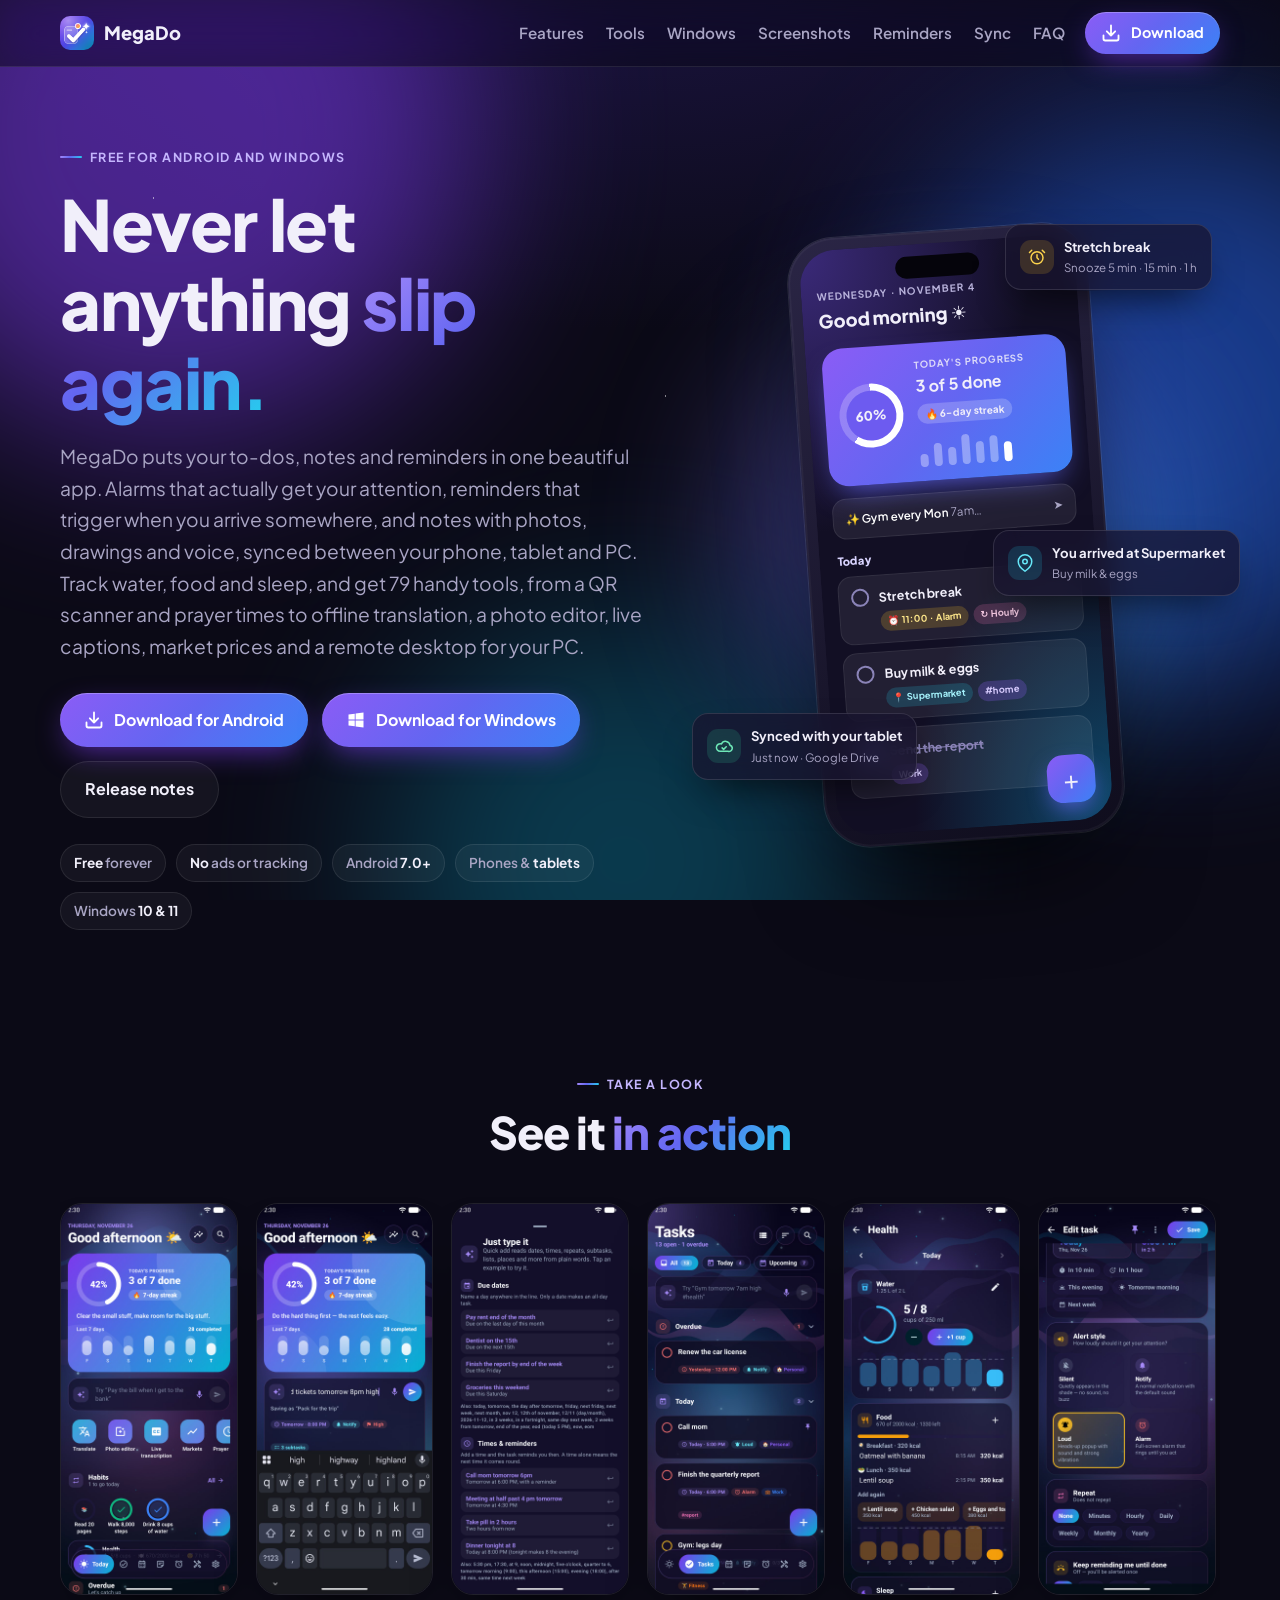
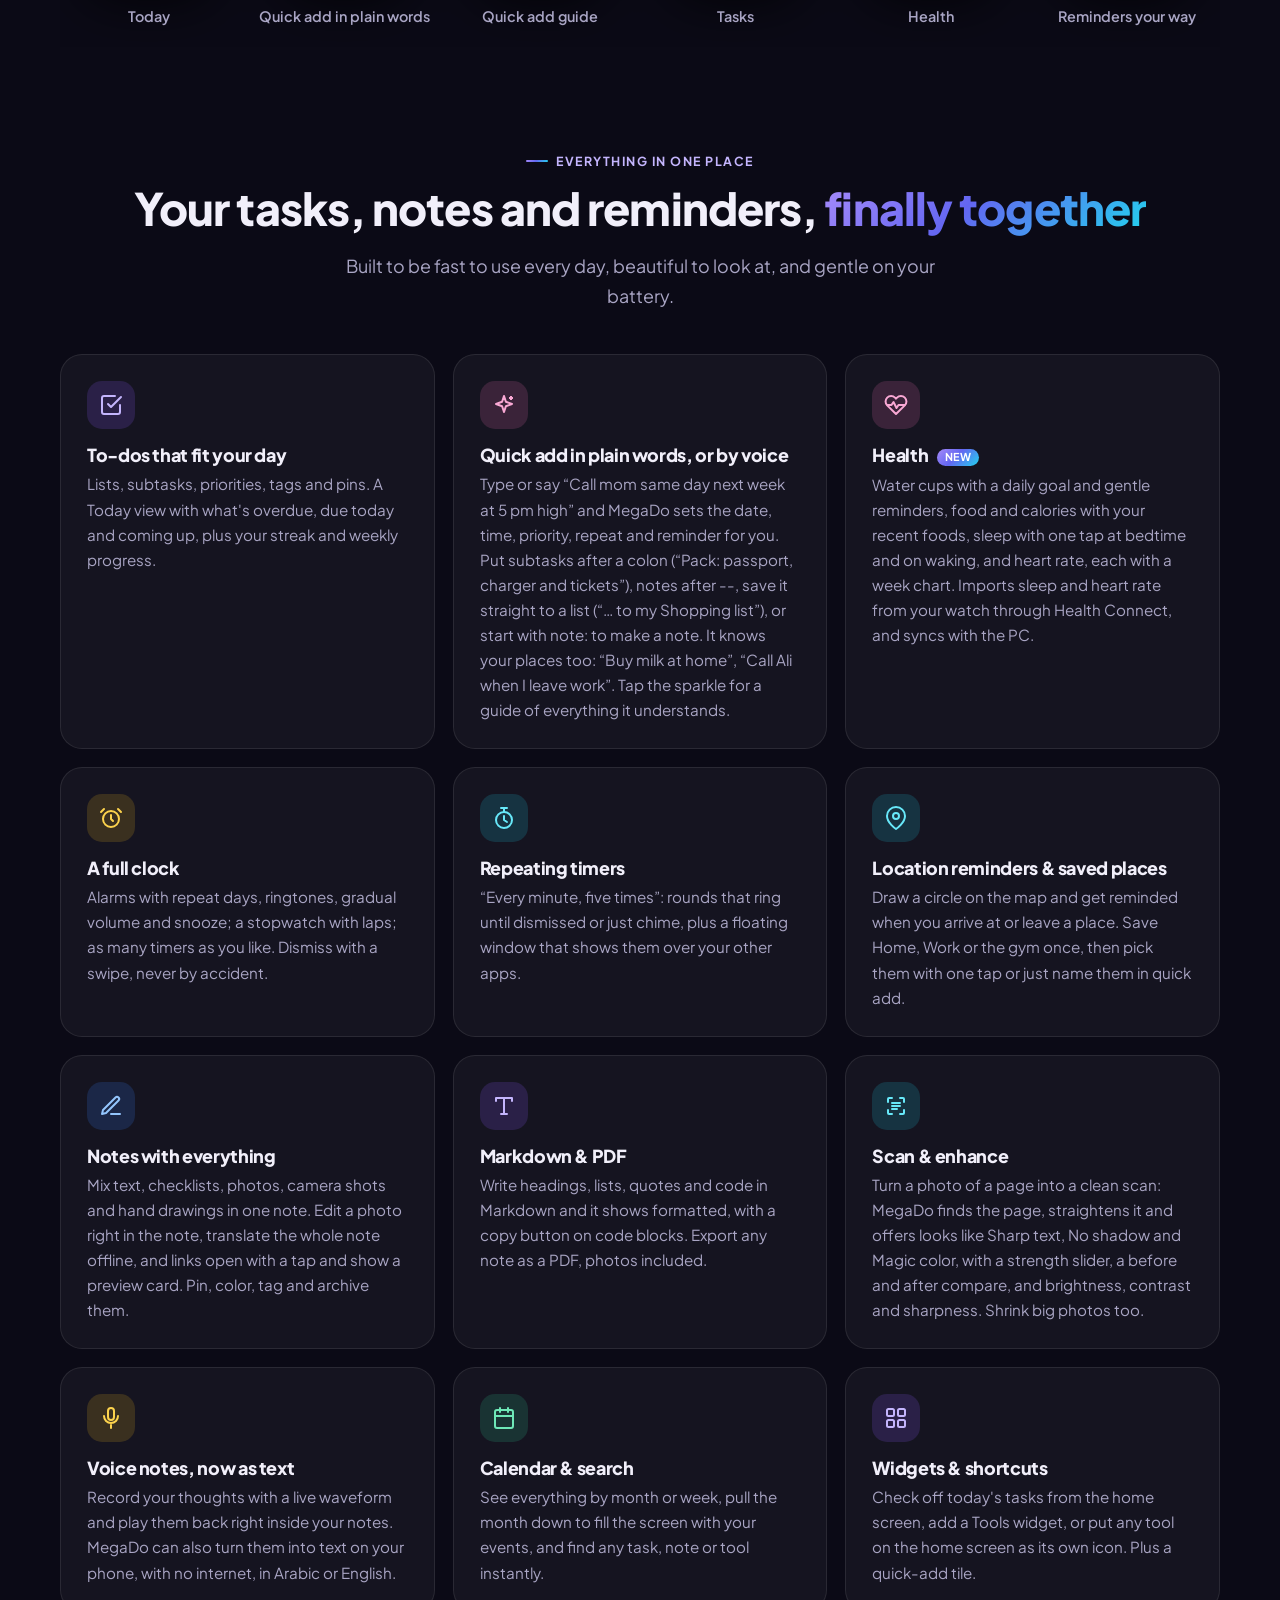
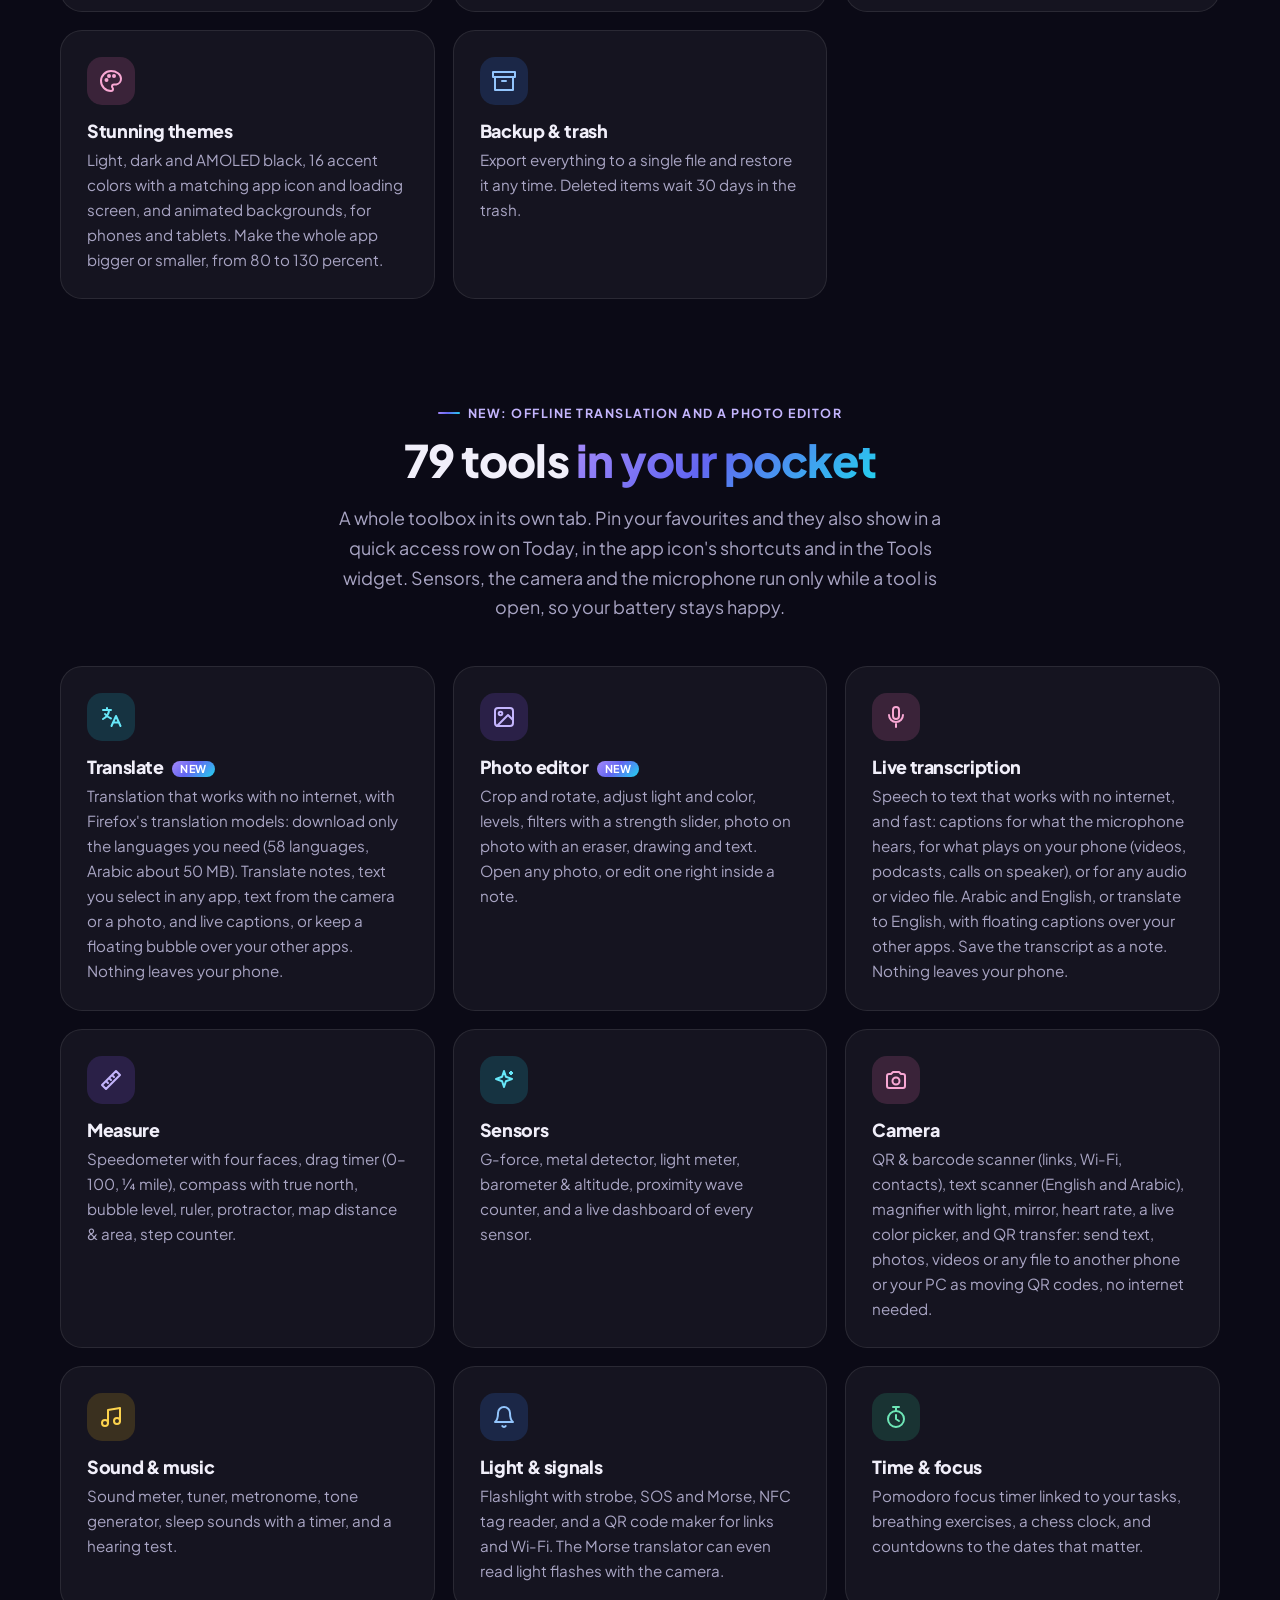
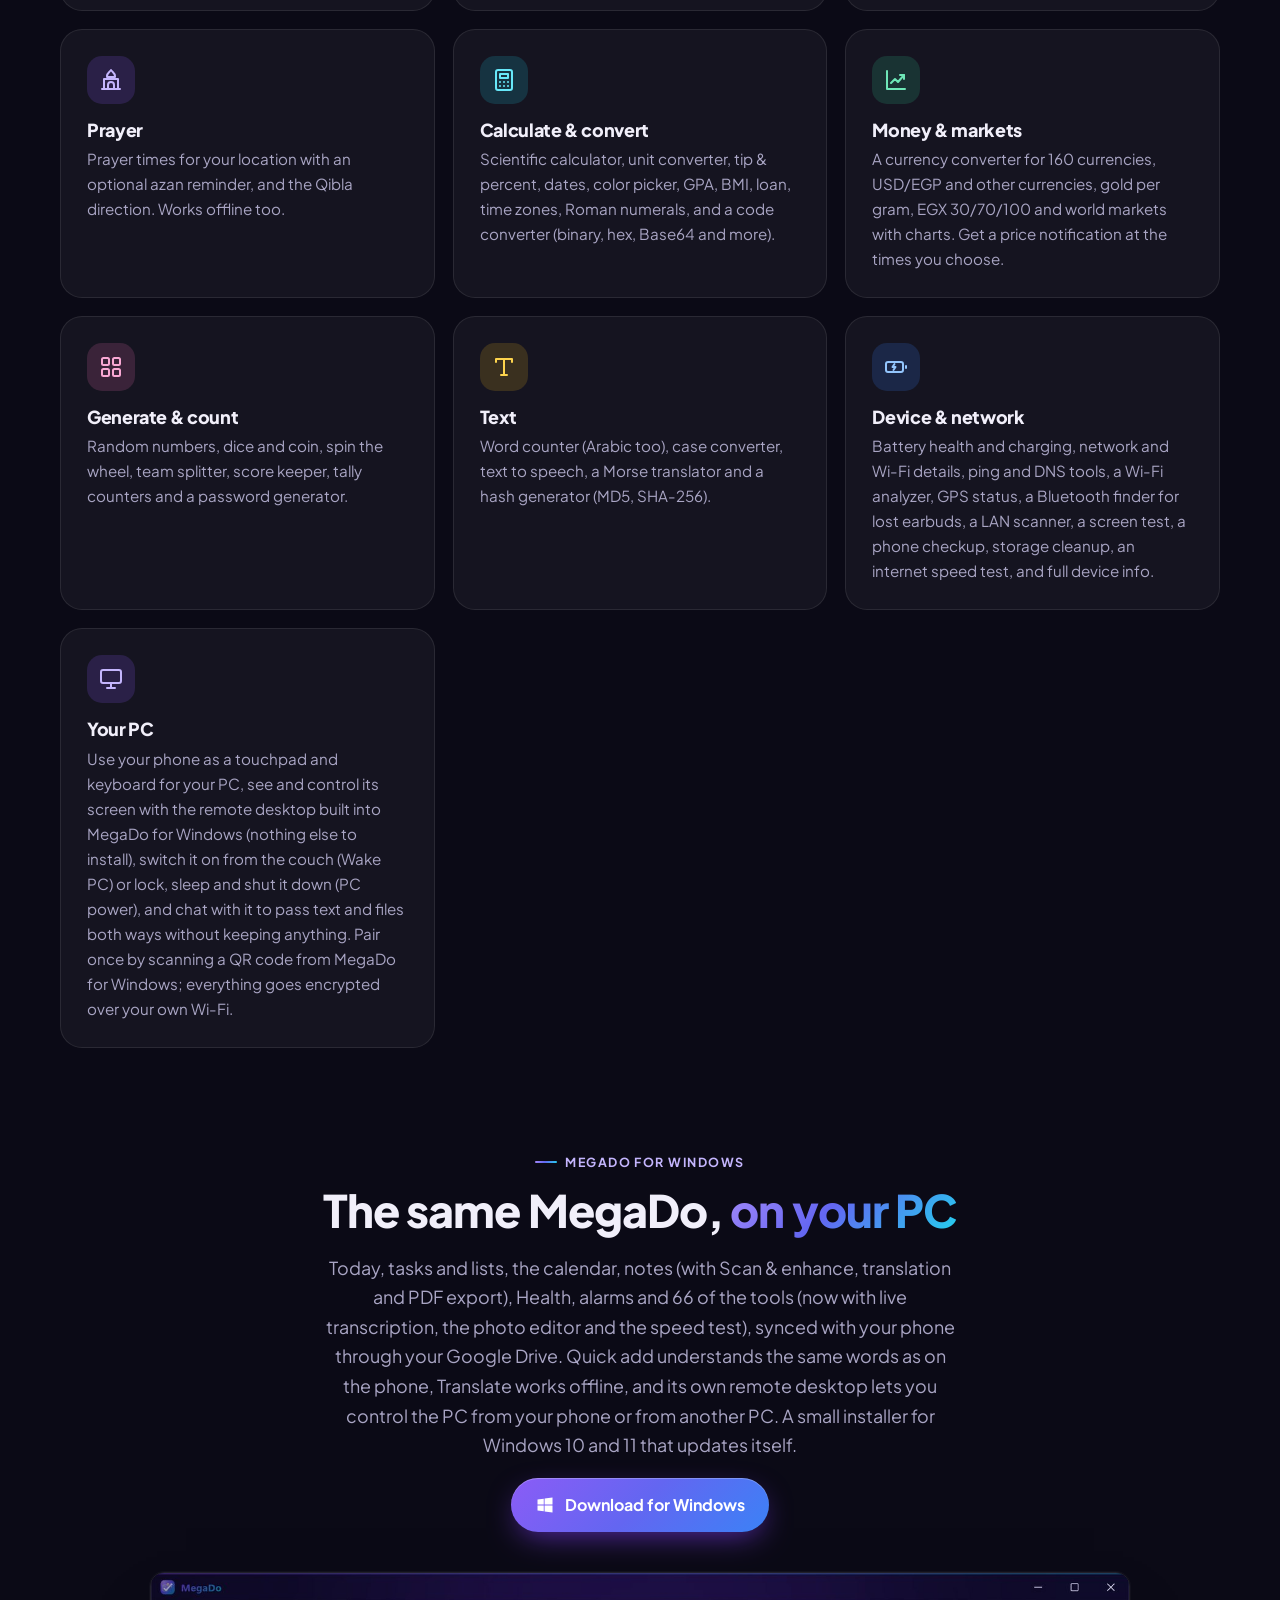
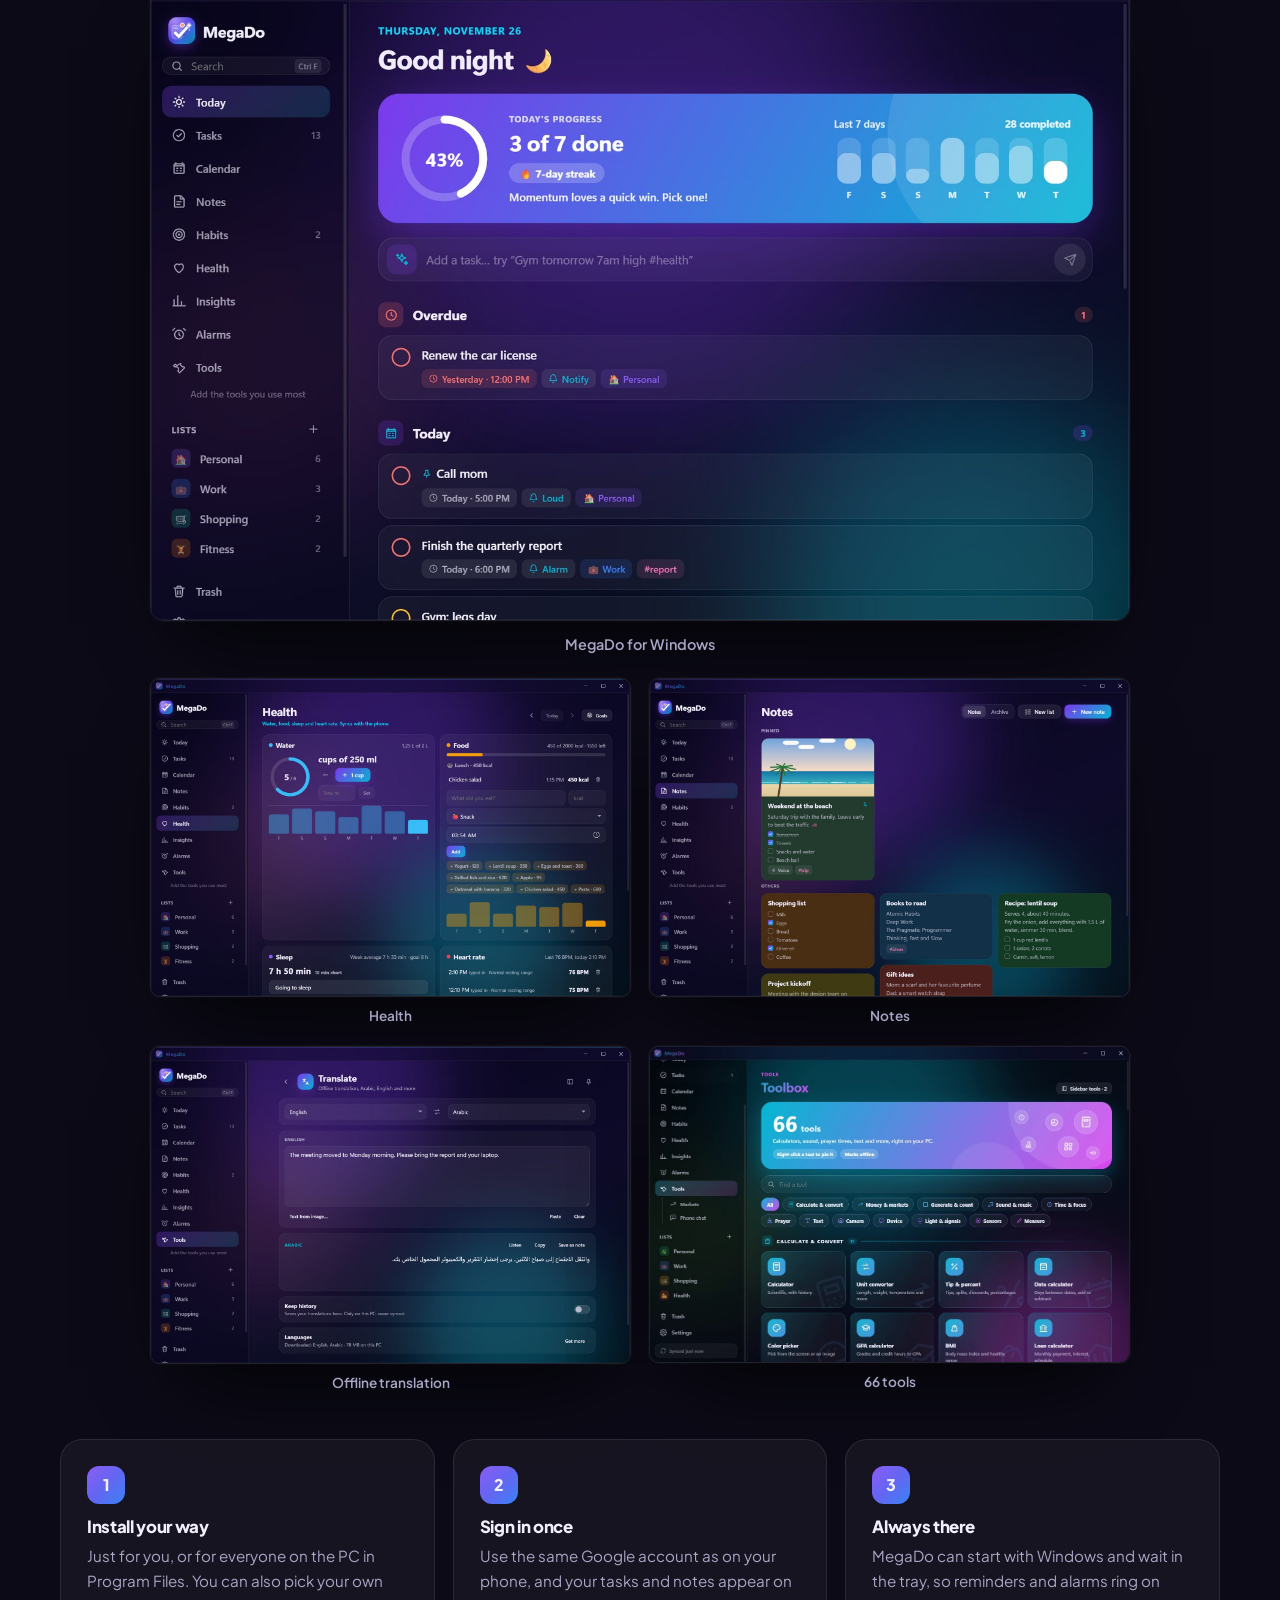
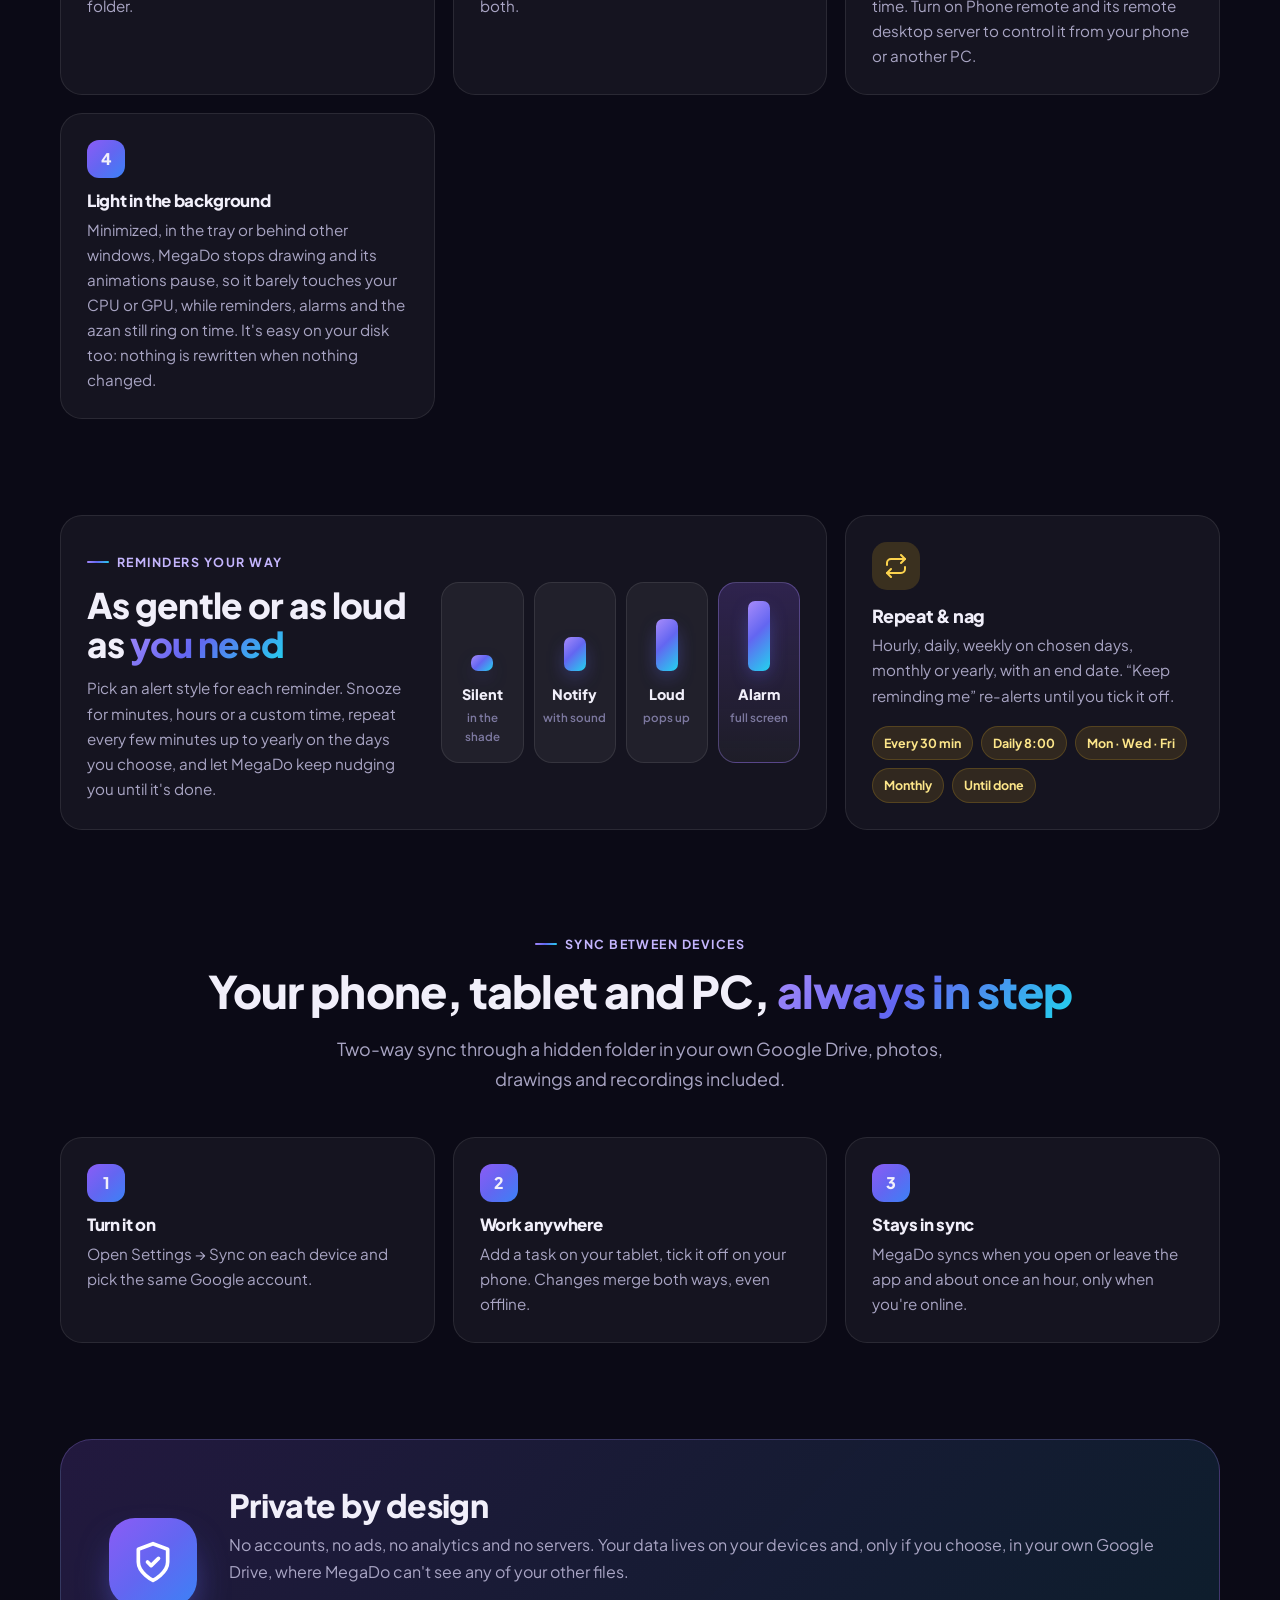
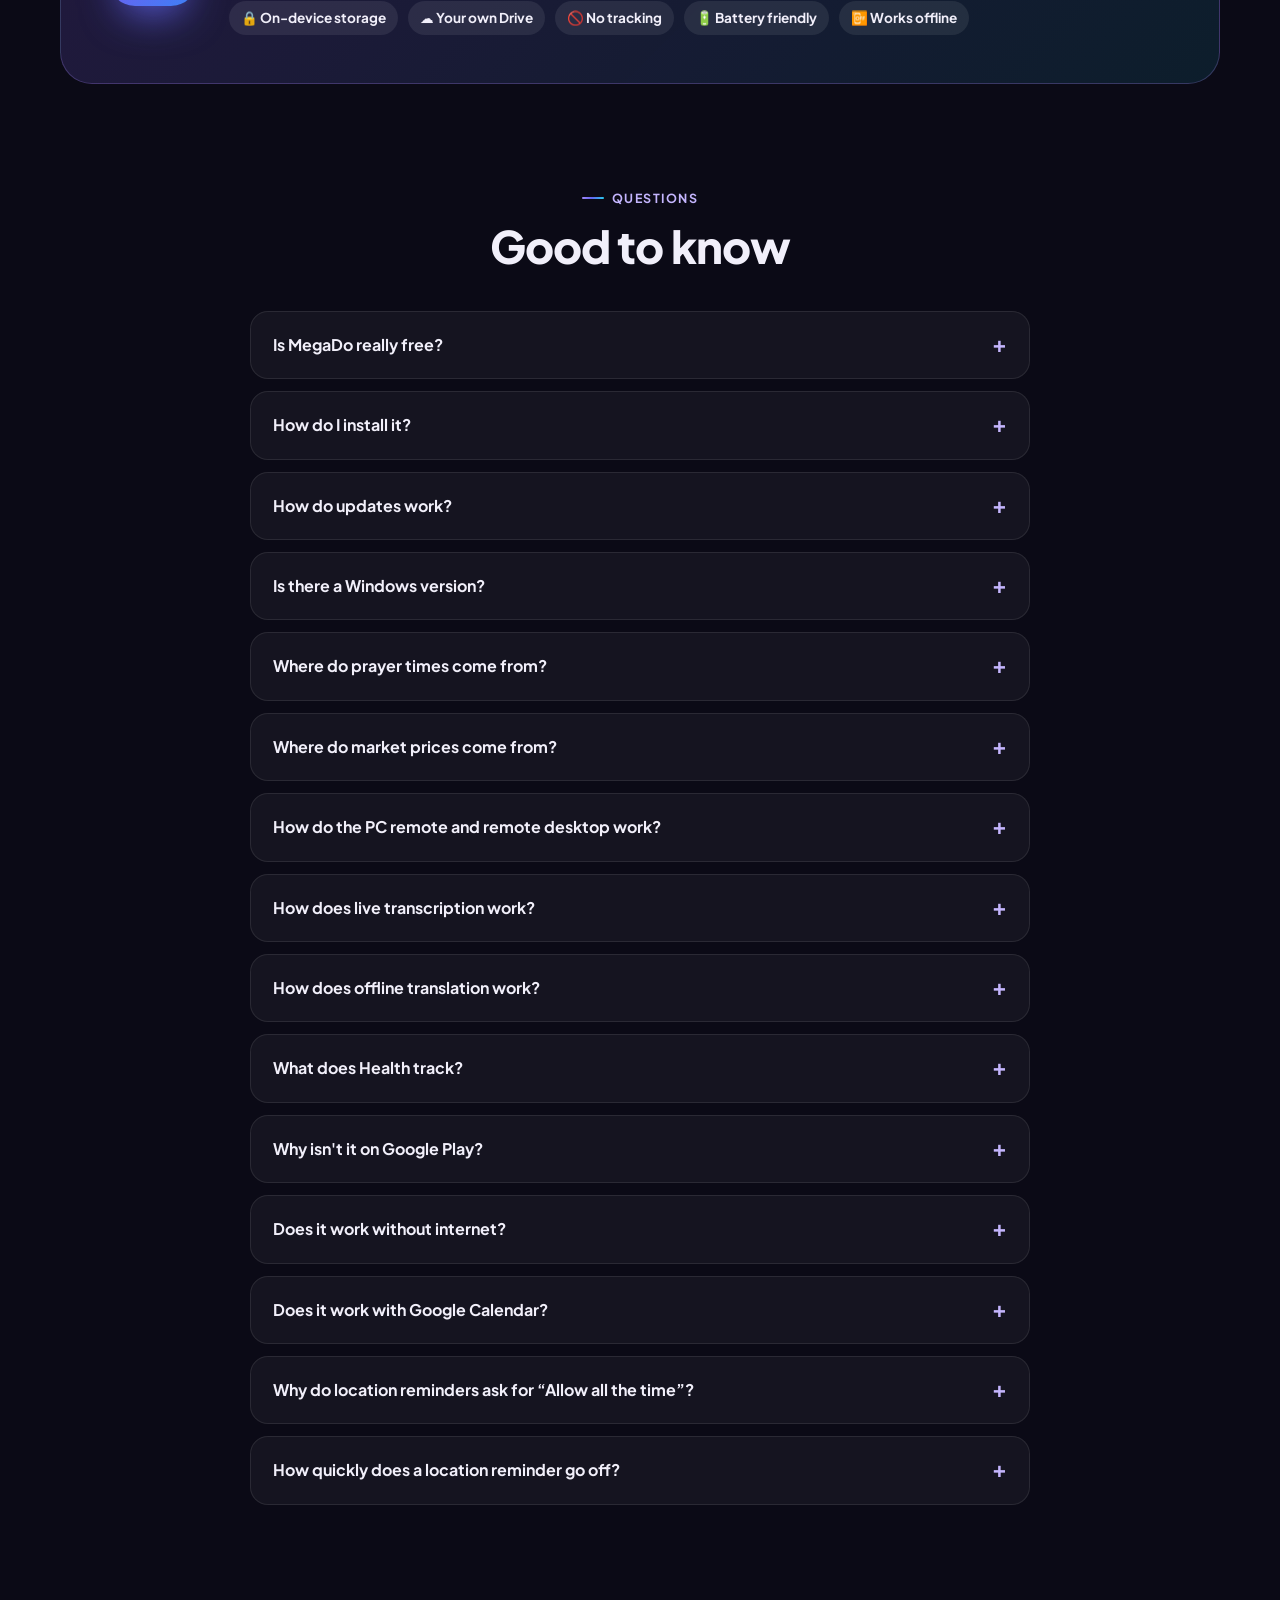
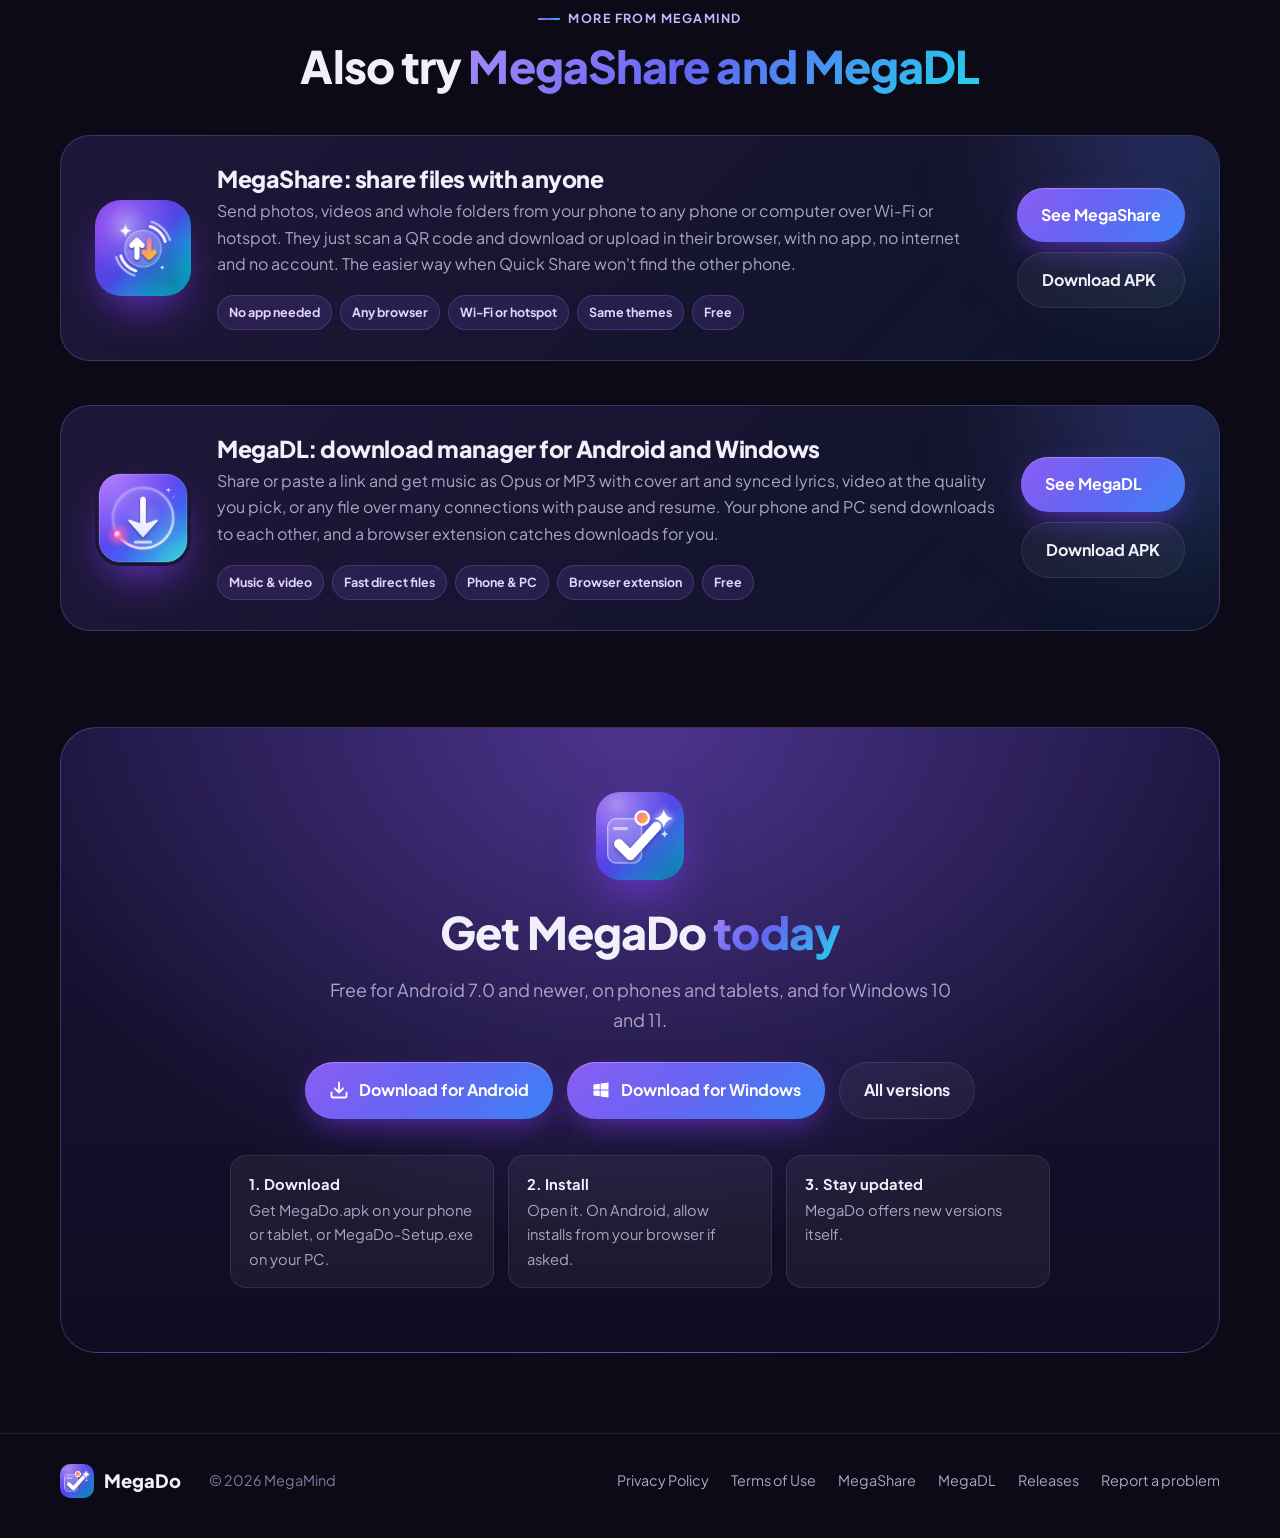
<file: index.html>
<!doctype html>
<html lang="en">
<head>
<meta charset="utf-8">
<meta name="viewport" content="width=device-width, initial-scale=1">
<title>MegaDo: To-do list, notes, reminders, health and 79 tools for Android and Windows (free)</title>
<meta name="description" content="MegaDo is a free app for Android and Windows for to-dos, notes and reminders, with 79 tools: alarms with snooze, a clock with repeating timers, location reminders with saved places, notes with photos, drawings, voice, Markdown and a document scanner, water, food and sleep tracking, offline translation, a photo editor, offline speech to text with live captions, live market prices, a built-in remote desktop for your PC, and sync between devices through your own Google Drive. Download the APK.">
<meta name="keywords" content="MegaDo, to-do list app, Android reminders, notes app, Windows to-do app, alarm clock, stopwatch, interval timer, repeating timer, location reminder, voice notes, drawing notes, Google Drive sync, QR scanner, document scanner, Markdown notes, PDF export, speech to text, offline transcription, live captions, Arabic speech to text, Whisper, prayer times, azan, Qibla, focus timer, calculator, unit converter, gold price, USD EGP, EGX 30, speed test, PC remote, remote desktop, VNC server, Wake-on-LAN, QR file transfer, APK download">
<link rel="canonical" href="https://megamind2999.github.io/MegaDoApk/">
<link rel="icon" href="icon.png">
<link rel="apple-touch-icon" href="icon.png">
<meta name="theme-color" content="#0b0a16">
<link rel="alternate" type="text/plain" title="MegaDo for AI agents (llms.txt)" href="llms.txt">
<meta name="application-name" content="MegaDo">
<meta name="author" content="MegaMind">
<meta name="robots" content="index, follow, max-image-preview:large, max-snippet:-1, max-video-preview:-1">

<meta property="og:type" content="website">
<meta property="og:locale" content="en_US">
<meta property="og:site_name" content="MegaDo">
<meta property="og:title" content="MegaDo: tasks, notes, reminders and tools for Android and Windows">
<meta property="og:description" content="Free app for Android and Windows: to-dos, rich notes, alarms, location reminders, health tracking, offline translation and live captions, 79 handy tools and Google Drive sync between your devices.">
<meta property="og:url" content="https://megamind2999.github.io/MegaDoApk/">
<meta property="og:image" content="https://megamind2999.github.io/MegaDoApk/icon.png">
<meta name="twitter:card" content="summary">

<!-- Tells Google and AI agents what MegaDo is (app, features, screenshots, price, download). The FAQPage block below must match the FAQ section word for word: update both together. -->
<script type="application/ld+json">
{
 "@context": "https://schema.org",
 "@graph": [
  {
   "@type": "SoftwareApplication",
   "@id": "https://megamind2999.github.io/MegaDoApk/#app",
   "name": "MegaDo",
   "description": "Tasks, notes and reminders for Android and Windows with alarms, location reminders, rich notes (photos, drawings, voice, Markdown, document scanning, PDF export), water, food, sleep and heart-rate tracking, 79 tools (offline translation, a photo editor, offline speech to text with live captions, QR scanner, prayer times, market prices, PC remote and remote desktop, calculators and more) and Google Drive sync between devices.",
   "applicationCategory": "ProductivityApplication",
   "operatingSystem": "Android 7.0 or later, Windows 10, Windows 11",
   "url": "https://megamind2999.github.io/MegaDoApk/",
   "downloadUrl": "https://github.com/MegaMind2999/MegaDoApk/releases/latest/download/MegaDo.apk",
   "installUrl": "https://github.com/MegaMind2999/MegaDoApk/releases/latest",
   "image": "https://megamind2999.github.io/MegaDoApk/icon.png",
   "offers": {
    "@type": "Offer",
    "price": "0",
    "priceCurrency": "USD"
   },
   "author": {
    "@id": "https://megamind2999.github.io/MegaDoApk/#author"
   },
   "alternateName": "MegaDo APK",
   "isAccessibleForFree": true,
   "releaseNotes": "https://github.com/MegaMind2999/MegaDoApk/releases",
   "screenshot": [
    {
     "@type": "ImageObject",
     "url": "https://megamind2999.github.io/MegaDoApk/screenshots/today.jpg",
     "caption": "Today"
    },
    {
     "@type": "ImageObject",
     "url": "https://megamind2999.github.io/MegaDoApk/screenshots/quick-add-live.jpg",
     "caption": "Quick add in plain words"
    },
    {
     "@type": "ImageObject",
     "url": "https://megamind2999.github.io/MegaDoApk/screenshots/quick-add.jpg",
     "caption": "Quick add guide"
    },
    {
     "@type": "ImageObject",
     "url": "https://megamind2999.github.io/MegaDoApk/screenshots/tasks.jpg",
     "caption": "Tasks"
    },
    {
     "@type": "ImageObject",
     "url": "https://megamind2999.github.io/MegaDoApk/screenshots/health.jpg",
     "caption": "Health"
    },
    {
     "@type": "ImageObject",
     "url": "https://megamind2999.github.io/MegaDoApk/screenshots/task-editor.jpg",
     "caption": "Reminders your way"
    },
    {
     "@type": "ImageObject",
     "url": "https://megamind2999.github.io/MegaDoApk/screenshots/location.jpg",
     "caption": "Location reminders"
    },
    {
     "@type": "ImageObject",
     "url": "https://megamind2999.github.io/MegaDoApk/screenshots/notes.jpg",
     "caption": "Notes"
    },
    {
     "@type": "ImageObject",
     "url": "https://megamind2999.github.io/MegaDoApk/screenshots/note.jpg",
     "caption": "Rich notes"
    },
    {
     "@type": "ImageObject",
     "url": "https://megamind2999.github.io/MegaDoApk/screenshots/note-media.jpg",
     "caption": "Drawings and voice"
    },
    {
     "@type": "ImageObject",
     "url": "https://megamind2999.github.io/MegaDoApk/screenshots/note-markdown.jpg",
     "caption": "Markdown notes"
    },
    {
     "@type": "ImageObject",
     "url": "https://megamind2999.github.io/MegaDoApk/screenshots/photo-editor.jpg",
     "caption": "Photo editor"
    },
    {
     "@type": "ImageObject",
     "url": "https://megamind2999.github.io/MegaDoApk/screenshots/scan-corners.jpg",
     "caption": "Finds the page"
    },
    {
     "@type": "ImageObject",
     "url": "https://megamind2999.github.io/MegaDoApk/screenshots/scan.jpg",
     "caption": "Scan & enhance"
    },
    {
     "@type": "ImageObject",
     "url": "https://megamind2999.github.io/MegaDoApk/screenshots/translate.jpg",
     "caption": "Offline translation"
    },
    {
     "@type": "ImageObject",
     "url": "https://megamind2999.github.io/MegaDoApk/screenshots/alarm.jpg",
     "caption": "Alarms with snooze"
    },
    {
     "@type": "ImageObject",
     "url": "https://megamind2999.github.io/MegaDoApk/screenshots/calendar.jpg",
     "caption": "Calendar"
    },
    {
     "@type": "ImageObject",
     "url": "https://megamind2999.github.io/MegaDoApk/screenshots/clock-alarms.jpg",
     "caption": "Alarms"
    },
    {
     "@type": "ImageObject",
     "url": "https://megamind2999.github.io/MegaDoApk/screenshots/clock-timers.jpg",
     "caption": "Repeating timers"
    },
    {
     "@type": "ImageObject",
     "url": "https://megamind2999.github.io/MegaDoApk/screenshots/clock-floating.jpg",
     "caption": "Floating timers"
    },
    {
     "@type": "ImageObject",
     "url": "https://megamind2999.github.io/MegaDoApk/screenshots/tools.jpg",
     "caption": "79 tools"
    },
    {
     "@type": "ImageObject",
     "url": "https://megamind2999.github.io/MegaDoApk/screenshots/markets.jpg",
     "caption": "Markets"
    },
    {
     "@type": "ImageObject",
     "url": "https://megamind2999.github.io/MegaDoApk/screenshots/settings.jpg",
     "caption": "Themes and app size"
    },
    {
     "@type": "ImageObject",
     "url": "https://megamind2999.github.io/MegaDoApk/screenshots/windows-today.jpg",
     "caption": "MegaDo for Windows"
    },
    {
     "@type": "ImageObject",
     "url": "https://megamind2999.github.io/MegaDoApk/screenshots/windows-health.jpg",
     "caption": "MegaDo for Windows: Health"
    },
    {
     "@type": "ImageObject",
     "url": "https://megamind2999.github.io/MegaDoApk/screenshots/windows-notes.jpg",
     "caption": "MegaDo for Windows: Notes"
    },
    {
     "@type": "ImageObject",
     "url": "https://megamind2999.github.io/MegaDoApk/screenshots/windows-translate.jpg",
     "caption": "MegaDo for Windows: Offline translation"
    },
    {
     "@type": "ImageObject",
     "url": "https://megamind2999.github.io/MegaDoApk/screenshots/windows-tools.jpg",
     "caption": "MegaDo for Windows: 66 tools"
    }
   ],
   "featureList": [
    "To-dos that fit your day: Lists, subtasks, priorities, tags and pins. A Today view with what's overdue, due today and coming up, plus your streak and weekly progress.",
    "Quick add in plain words, or by voice: Type or say “Call mom same day next week at 5 pm high” and MegaDo sets the date, time, priority, repeat and reminder for you. Put subtasks after a colon (“Pack: passport, charger and tickets”), notes after --, save it straight to a list (“… to my Shopping list”), or start with note: to make a note. It knows your places too: “Buy milk at home”, “Call Ali when I leave work”. Tap the sparkle for a guide of everything it understands.",
    "Health: Water cups with a daily goal and gentle reminders, food and calories with your recent foods, sleep with one tap at bedtime and on waking, and heart rate, each with a week chart. Imports sleep and heart rate from your watch through Health Connect, and syncs with the PC.",
    "A full clock: Alarms with repeat days, ringtones, gradual volume and snooze; a stopwatch with laps; as many timers as you like. Dismiss with a swipe, never by accident.",
    "Repeating timers: “Every minute, five times”: rounds that ring until dismissed or just chime, plus a floating window that shows them over your other apps.",
    "Location reminders & saved places: Draw a circle on the map and get reminded when you arrive at or leave a place. Save Home, Work or the gym once, then pick them with one tap or just name them in quick add.",
    "Notes with everything: Mix text, checklists, photos, camera shots and hand drawings in one note. Edit a photo right in the note, translate the whole note offline, and links open with a tap and show a preview card. Pin, color, tag and archive them.",
    "Markdown & PDF: Write headings, lists, quotes and code in Markdown and it shows formatted, with a copy button on code blocks. Export any note as a PDF, photos included.",
    "Scan & enhance: Turn a photo of a page into a clean scan: MegaDo finds the page, straightens it and offers looks like Sharp text, No shadow and Magic color, with a strength slider, a before and after compare, and brightness, contrast and sharpness. Shrink big photos too.",
    "Voice notes, now as text: Record your thoughts with a live waveform and play them back right inside your notes. MegaDo can also turn them into text on your phone, with no internet, in Arabic or English.",
    "Calendar & search: See everything by month or week, pull the month down to fill the screen with your events, and find any task, note or tool instantly.",
    "Widgets & shortcuts: Check off today's tasks from the home screen, add a Tools widget, or put any tool on the home screen as its own icon. Plus a quick-add tile.",
    "Stunning themes: Light, dark and AMOLED black, 16 accent colors with a matching app icon and loading screen, and animated backgrounds, for phones and tablets. Make the whole app bigger or smaller, from 80 to 130 percent.",
    "Backup & trash: Export everything to a single file and restore it any time. Deleted items wait 30 days in the trash.",
    "Translate: Translation that works with no internet, with Firefox's translation models: download only the languages you need (58 languages, Arabic about 50 MB). Translate notes, text you select in any app, text from the camera or a photo, and live captions, or keep a floating bubble over your other apps. Nothing leaves your phone.",
    "Photo editor: Crop and rotate, adjust light and color, levels, filters with a strength slider, photo on photo with an eraser, drawing and text. Open any photo, or edit one right inside a note.",
    "Live transcription: Speech to text that works with no internet, and fast: captions for what the microphone hears, for what plays on your phone (videos, podcasts, calls on speaker), or for any audio or video file. Arabic and English, or translate to English, with floating captions over your other apps. Save the transcript as a note. Nothing leaves your phone.",
    "Measure: Speedometer with four faces, drag timer (0–100, ¼ mile), compass with true north, bubble level, ruler, protractor, map distance & area, step counter.",
    "Sensors: G-force, metal detector, light meter, barometer & altitude, proximity wave counter, and a live dashboard of every sensor.",
    "Camera: QR & barcode scanner (links, Wi-Fi, contacts), text scanner (English and Arabic), magnifier with light, mirror, heart rate, a live color picker, and QR transfer: send text, photos, videos or any file to another phone or your PC as moving QR codes, no internet needed.",
    "Sound & music: Sound meter, tuner, metronome, tone generator, sleep sounds with a timer, and a hearing test.",
    "Light & signals: Flashlight with strobe, SOS and Morse, NFC tag reader, and a QR code maker for links and Wi-Fi. The Morse translator can even read light flashes with the camera.",
    "Time & focus: Pomodoro focus timer linked to your tasks, breathing exercises, a chess clock, and countdowns to the dates that matter.",
    "Prayer: Prayer times for your location with an optional azan reminder, and the Qibla direction. Works offline too.",
    "Calculate & convert: Scientific calculator, unit converter, tip & percent, dates, color picker, GPA, BMI, loan, time zones, Roman numerals, and a code converter (binary, hex, Base64 and more).",
    "Money & markets: A currency converter for 160 currencies, USD/EGP and other currencies, gold per gram, EGX 30/70/100 and world markets with charts. Get a price notification at the times you choose.",
    "Generate & count: Random numbers, dice and coin, spin the wheel, team splitter, score keeper, tally counters and a password generator.",
    "Text: Word counter (Arabic too), case converter, text to speech, a Morse translator and a hash generator (MD5, SHA-256).",
    "Device & network: Battery health and charging, network and Wi-Fi details, ping and DNS tools, a Wi-Fi analyzer, GPS status, a Bluetooth finder for lost earbuds, a LAN scanner, a screen test, a phone checkup, storage cleanup, an internet speed test, and full device info.",
    "Your PC: Use your phone as a touchpad and keyboard for your PC, see and control its screen with the remote desktop built into MegaDo for Windows (nothing else to install), switch it on from the couch (Wake PC) or lock, sleep and shut it down (PC power), and chat with it to pass text and files both ways without keeping anything. Pair once by scanning a QR code from MegaDo for Windows; everything goes encrypted over your own Wi-Fi.",
    "Repeat & nag: Hourly, daily, weekly on chosen days, monthly or yearly, with an end date. “Keep reminding me” re-alerts until you tick it off."
   ],
   "publisher": {
    "@id": "https://megamind2999.github.io/MegaDoApk/#author"
   }
  },
  {
   "@type": "Person",
   "@id": "https://megamind2999.github.io/MegaDoApk/#author",
   "name": "MegaMind",
   "url": "https://github.com/MegaMind2999"
  },
  {
   "@type": "WebSite",
   "@id": "https://megamind2999.github.io/MegaDoApk/#website",
   "name": "MegaDo",
   "url": "https://megamind2999.github.io/MegaDoApk/",
   "inLanguage": "en",
   "publisher": {
    "@id": "https://megamind2999.github.io/MegaDoApk/#author"
   },
   "about": {
    "@id": "https://megamind2999.github.io/MegaDoApk/#app"
   }
  }
 ]
}
</script>
<script type="application/ld+json">
{
 "@context": "https://schema.org",
 "@type": "FAQPage",
 "mainEntity": [
  {
   "@type": "Question",
   "name": "Is MegaDo really free?",
   "acceptedAnswer": {
    "@type": "Answer",
    "text": "Yes. It's free, with no ads, no subscriptions and no in-app purchases."
   }
  },
  {
   "@type": "Question",
   "name": "How do I install it?",
   "acceptedAnswer": {
    "@type": "Answer",
    "text": "Download MegaDo.apk on your Android phone or tablet and open it. If Android asks, allow installing apps from your browser or file manager."
   }
  },
  {
   "@type": "Question",
   "name": "How do updates work?",
   "acceptedAnswer": {
    "@type": "Answer",
    "text": "MegaDo checks for a new version once a day and offers to download and install it for you. You can also check any time in Settings → Updates. Your tasks and notes are always kept."
   }
  },
  {
   "@type": "Question",
   "name": "Is there a Windows version?",
   "acceptedAnswer": {
    "@type": "Answer",
    "text": "Yes. Download MegaDo for Windows (Windows 10 and 11). The installer lets you install it just for you, or for everyone on the PC in Program Files (that needs admin rights), and lets you choose the folder. It has Today, tasks and lists, the calendar, notes, alarms, reminders and 66 of the tools, and stays in step with your phone through the same Google Drive sync: sign in with the same Google account on both. Reminders and the optional azan ring on the PC while MegaDo runs; it can start with Windows and wait in the tray. Location reminders ring on your phone. It updates itself like the Android app."
   }
  },
  {
   "@type": "Question",
   "name": "Where do prayer times come from?",
   "acceptedAnswer": {
    "@type": "Answer",
    "text": "From the free AlAdhan service, using your approximate location (rounded to about 1 km), with an on-device calculation when you're offline. The azan reminder is off until you turn it on, and costs nothing when it's off."
   }
  },
  {
   "@type": "Question",
   "name": "Where do market prices come from?",
   "acceptedAnswer": {
    "@type": "Answer",
    "text": "From Yahoo Finance's public market data, fetched by the app itself with no account. Gold per gram and the Egyptian pound rates are worked out from those prices. They refresh every minute only while Markets is open. Price notifications are off until you turn them on with the bell; then MegaDo checks only the items you chose, at the times you set. Prices can be delayed, so don't use them for trading."
   }
  },
  {
   "@type": "Question",
   "name": "How do the PC remote and remote desktop work?",
   "acceptedAnswer": {
    "@type": "Answer",
    "text": "In MegaDo for Windows, open Tools → Phone remote, turn it on and scan its QR code with Tools → PC remote on your phone. Your phone then works as a touchpad and keyboard for the PC over your own Wi-Fi; nothing goes through the internet. Remote desktop shows and controls the PC's screen with the remote desktop server built into MegaDo for Windows: turn it on in Phone remote, and the same QR code pairs your phone with a permanent password. To help someone once, give them a one-time password that changes after each session. Another PC with MegaDo can connect too, from Tools → Remote desktop. Install the optional “MegaDo Remote Desktop” service (one admin prompt) to also reach the sign-in and lock screens and admin prompts, even when MegaDo is closed. A PC that supports Wake-on-LAN can be switched on with Wake PC."
   }
  },
  {
   "@type": "Question",
   "name": "How does live transcription work?",
   "acceptedAnswer": {
    "@type": "Answer",
    "text": "Open Tools → Live transcription and download a speech model once (Tiny, Base or Small; Small is best for Arabic). From then on MegaDo turns speech into text on your phone with no internet: from the microphone, from what plays on the phone (Android 10 and newer), or from an audio or video file. Captions can float over other apps while you watch. MegaDo for Windows has it too: from the microphone, from what plays on the PC, or from a file, with captions that float over other windows. The same models can transcribe your voice notes. No audio or text is ever sent anywhere."
   }
  },
  {
   "@type": "Question",
   "name": "How does offline translation work?",
   "acceptedAnswer": {
    "@type": "Answer",
    "text": "Open Tools → Translate and download the languages you need once (58 languages; Arabic is about 50 MB). Each one works to and from English, and other pairs go through English. After that MegaDo translates on your device with no internet, using Firefox's translation models: in Translate, in notes (menu → Translate note), from text you select or share in any app, and in a floating bubble over other apps. History is off unless you turn it on, and stays on that device. On Android it needs a 64-bit phone with Android 9 or newer; MegaDo for Windows has it too."
   }
  },
  {
   "@type": "Question",
   "name": "What does Health track?",
   "acceptedAnswer": {
    "@type": "Answer",
    "text": "Water (cups toward a daily goal, with optional reminders until you reach it), food and calories, sleep and heart rate, each with a week chart; open it from Today → Health. Health Connect can import sleep and heart rate from your watch and show your steps, and can optionally receive the heart-rate readings you take. Everything stays on your devices and in your own Google Drive if you sync. It isn't a medical device."
   }
  },
  {
   "@type": "Question",
   "name": "Why isn't it on Google Play?",
   "acceptedAnswer": {
    "@type": "Answer",
    "text": "MegaDo is published directly as an APK on this site and its GitHub releases page."
   }
  },
  {
   "@type": "Question",
   "name": "Does it work without internet?",
   "acceptedAnswer": {
    "@type": "Answer",
    "text": "Yes, your tasks, notes and reminders work offline. Internet is only used for maps, place search, Google Drive sync, checking for updates, link previews in notes, downloading speech models and translation languages once, and the tools that need it: prayer times (with an offline fallback), Markets and the speed test."
   }
  },
  {
   "@type": "Question",
   "name": "Does it work with Google Calendar?",
   "acceptedAnswer": {
    "@type": "Answer",
    "text": "Yes. Turn on Settings → Phone calendar to see your calendar events in MegaDo's Calendar, and optionally have tasks with a due date added to a calendar you choose. They stay updated as you edit or finish tasks."
   }
  },
  {
   "@type": "Question",
   "name": "Why do location reminders ask for “Allow all the time”?",
   "acceptedAnswer": {
    "@type": "Answer",
    "text": "Android only lets an app notice that you arrived somewhere while it's closed if location is allowed all the time. MegaDo uses Android's battery-efficient geofencing and never records where you go."
   }
  },
  {
   "@type": "Question",
   "name": "How quickly does a location reminder go off?",
   "acceptedAnswer": {
    "@type": "Answer",
    "text": "Arrival reminders usually go off within seconds of reaching the place. When you come within about 2.5 km of a place, MegaDo turns on GPS for a few minutes (you'll see a quiet “Nearby” notification) and alerts as soon as you're inside the circle, then switches GPS off again. Want a warning first? Turn on “Heads-up when getting close” in any arrival reminder and you'll also get an “Almost at …” notification 500 m, 1 km or 2 km before you get there (pick the distance in Settings → Places). Leaving reminders rely on Android's battery-efficient geofencing and usually fire within a minute or two. Nothing about where you go is recorded or sent anywhere. For the best results keep location and Wi-Fi scanning on, use a circle of 150–250 m, and let MegaDo run without battery restrictions."
   }
  }
 ]
}
</script>

<link rel="preconnect" href="https://fonts.googleapis.com">
<link rel="preconnect" href="https://fonts.gstatic.com" crossorigin>
<link href="https://fonts.googleapis.com/css2?family=Plus+Jakarta+Sans:wght@400;500;600;700;800&display=swap" rel="stylesheet">
<link rel="stylesheet" href="style.css">
<script>document.documentElement.classList.add('js')</script>
</head>
<body>
<div class="aurora" aria-hidden="true"><span></span><span></span><span></span></div>
<div class="stars" aria-hidden="true"></div>

<!-- Icon sprite -->
<svg width="0" height="0" style="position:absolute" aria-hidden="true">
  <defs>
    <g id="i-check" fill="none" stroke="currentColor" stroke-width="2" stroke-linecap="round" stroke-linejoin="round"><path d="M9 11l3 3L22 4"/><path d="M21 12v7a2 2 0 0 1-2 2H5a2 2 0 0 1-2-2V5a2 2 0 0 1 2-2h11"/></g>
    <g id="i-spark" fill="none" stroke="currentColor" stroke-width="2" stroke-linejoin="round"><path d="M12 3l1.9 5.8L20 11l-6.1 2.2L12 19l-1.9-5.8L4 11l6.1-2.2z"/><path d="M19 3v4M17 5h4"/></g>
    <g id="i-bell" fill="none" stroke="currentColor" stroke-width="2" stroke-linecap="round" stroke-linejoin="round"><path d="M18 8a6 6 0 0 0-12 0c0 7-3 9-3 9h18s-3-2-3-9"/><path d="M13.7 21a2 2 0 0 1-3.4 0"/></g>
    <g id="i-alarm" fill="none" stroke="currentColor" stroke-width="2" stroke-linecap="round" stroke-linejoin="round"><circle cx="12" cy="13" r="8"/><path d="M12 9v4l2 2M5 3L2 6M22 6l-3-3"/></g>
    <g id="i-pin" fill="none" stroke="currentColor" stroke-width="2" stroke-linecap="round" stroke-linejoin="round"><path d="M21 10c0 7-9 13-9 13s-9-6-9-13a9 9 0 0 1 18 0z"/><circle cx="12" cy="10" r="3"/></g>
    <g id="i-pen" fill="none" stroke="currentColor" stroke-width="2" stroke-linecap="round" stroke-linejoin="round"><path d="M12 20h9"/><path d="M16.5 3.5a2.1 2.1 0 0 1 3 3L7 19l-4 1 1-4z"/></g>
    <g id="i-heart" fill="none" stroke="currentColor" stroke-width="2" stroke-linecap="round" stroke-linejoin="round"><path d="M20.8 4.6a5.5 5.5 0 0 0-7.8 0L12 5.7l-1-1.1a5.5 5.5 0 0 0-7.8 7.8L12 21l8.8-8.6a5.5 5.5 0 0 0 0-7.8z"/><path d="M3.5 12h4l2-3 3 6 2-3h6"/></g>
    <g id="i-globe" fill="none" stroke="currentColor" stroke-width="2" stroke-linecap="round" stroke-linejoin="round"><path d="M4 5h8M8 3v2M10 5c0 4-2.5 7-6 9M6 9c1.5 2 3.5 3.5 6 4.5"/><path d="M12.5 21l4.5-10 4.5 10M14 17.5h6"/></g>
    <g id="i-image" fill="none" stroke="currentColor" stroke-width="2" stroke-linecap="round" stroke-linejoin="round"><rect x="3" y="3" width="18" height="18" rx="3"/><circle cx="8.5" cy="8.5" r="1.8"/><path d="M21 15l-5-5-11 11"/></g>
    <g id="i-mic" fill="none" stroke="currentColor" stroke-width="2" stroke-linecap="round" stroke-linejoin="round"><rect x="9" y="2" width="6" height="12" rx="3"/><path d="M19 10a7 7 0 0 1-14 0M12 19v3"/></g>
    <g id="i-cloud" fill="none" stroke="currentColor" stroke-width="2" stroke-linecap="round" stroke-linejoin="round"><path d="M17.5 19H7a5 5 0 1 1 1.6-9.7A6 6 0 0 1 20 11a4 4 0 0 1-2.5 8z"/><path d="M9.5 14.5l2 2 3.5-3.5"/></g>
    <g id="i-cal" fill="none" stroke="currentColor" stroke-width="2" stroke-linecap="round" stroke-linejoin="round"><rect x="3" y="4" width="18" height="18" rx="2"/><path d="M16 2v4M8 2v4M3 10h18"/></g>
    <g id="i-grid" fill="none" stroke="currentColor" stroke-width="2" stroke-linejoin="round"><rect x="3" y="3" width="7" height="7" rx="1.5"/><rect x="14" y="3" width="7" height="7" rx="1.5"/><rect x="3" y="14" width="7" height="7" rx="1.5"/><rect x="14" y="14" width="7" height="7" rx="1.5"/></g>
    <g id="i-repeat" fill="none" stroke="currentColor" stroke-width="2" stroke-linecap="round" stroke-linejoin="round"><path d="M17 1l4 4-4 4"/><path d="M3 11V9a4 4 0 0 1 4-4h14"/><path d="M7 23l-4-4 4-4"/><path d="M21 13v2a4 4 0 0 1-4 4H3"/></g>
    <g id="i-palette" fill="none" stroke="currentColor" stroke-width="2" stroke-linecap="round" stroke-linejoin="round"><path d="M12 2a10 10 0 0 0 0 20c1.1 0 2-.9 2-2 0-.5-.2-1-.5-1.3-.3-.4-.5-.8-.5-1.3 0-1.1.9-2 2-2h2.3A5.7 5.7 0 0 0 22 9.7C22 5.4 17.5 2 12 2z"/><circle cx="7.5" cy="11" r="1"/><circle cx="10" cy="7" r="1"/><circle cx="15" cy="7" r="1"/></g>
    <g id="i-battery" fill="none" stroke="currentColor" stroke-width="2" stroke-linecap="round" stroke-linejoin="round"><rect x="2" y="7" width="17" height="10" rx="2"/><path d="M22 11v2M10.5 9l-2 3h3l-2 3"/></g>
    <g id="i-box" fill="none" stroke="currentColor" stroke-width="2" stroke-linecap="round" stroke-linejoin="round"><path d="M21 8v13H3V8M1 3h22v5H1zM10 12h4"/></g>
    <g id="i-shield" fill="none" stroke="currentColor" stroke-width="2" stroke-linecap="round" stroke-linejoin="round"><path d="M12 22s8-4 8-10V5l-8-3-8 3v7c0 6 8 10 8 10z"/><path d="M9 12l2 2 4-4"/></g>
    <g id="i-timer" fill="none" stroke="currentColor" stroke-width="2" stroke-linecap="round" stroke-linejoin="round"><circle cx="12" cy="14" r="8"/><path d="M12 10v4l3 2M9 2h6M12 2v4"/></g>
    <g id="i-win" fill="currentColor"><path d="M3 5.5 10.5 4.4v7.1H3zM11.5 4.3 21 3v8.5h-9.5zM3 12.5h7.5v7.1L3 18.5zM11.5 12.5H21V21l-9.5-1.3z"/></g>
    <g id="i-camera" fill="none" stroke="currentColor" stroke-width="2" stroke-linecap="round" stroke-linejoin="round"><path d="M3 8a2 2 0 0 1 2-2h2l2-2h6l2 2h2a2 2 0 0 1 2 2v10a2 2 0 0 1-2 2H5a2 2 0 0 1-2-2z"/><circle cx="12" cy="13" r="3.5"/></g>
    <g id="i-music" fill="none" stroke="currentColor" stroke-width="2" stroke-linecap="round" stroke-linejoin="round"><path d="M9 18V5l12-2v13"/><circle cx="6" cy="18" r="3"/><circle cx="18" cy="16" r="3"/></g>
    <g id="i-calc" fill="none" stroke="currentColor" stroke-width="2" stroke-linecap="round" stroke-linejoin="round"><rect x="4" y="2" width="16" height="20" rx="2"/><path d="M8 6h8v4H8zM8 14h.01M12 14h.01M16 14h.01M8 18h.01M12 18h.01M16 18h.01"/></g>
    <g id="i-mosque" fill="none" stroke="currentColor" stroke-width="2" stroke-linecap="round" stroke-linejoin="round"><path d="M12 2c1.5 2 4 3 4 6v1H8V8c0-3 2.5-4 4-6zM5 21V11h14v10M9 21v-4a3 3 0 0 1 6 0v4M3 21h18"/></g>
    <g id="i-text" fill="none" stroke="currentColor" stroke-width="2" stroke-linecap="round" stroke-linejoin="round"><path d="M4 7V4h16v3M9 20h6M12 4v16"/></g>
    <g id="i-ruler" fill="none" stroke="currentColor" stroke-width="2" stroke-linecap="round" stroke-linejoin="round"><path d="M3 17 17 3l4 4L7 21zM7 13l2 2M10 10l2 2M13 7l2 2"/></g>
    <g id="i-chart" fill="none" stroke="currentColor" stroke-width="2" stroke-linecap="round" stroke-linejoin="round"><path d="M3 3v18h18"/><path d="M7 15l4-4 3 3 6-7"/><path d="M16 7h4v4"/></g>
    <g id="i-pc" fill="none" stroke="currentColor" stroke-width="2" stroke-linecap="round" stroke-linejoin="round"><rect x="2" y="3" width="20" height="13" rx="2"/><path d="M8 21h8M12 16v5"/></g>
    <g id="i-scan" fill="none" stroke="currentColor" stroke-width="2" stroke-linecap="round" stroke-linejoin="round"><path d="M4 8V5a1 1 0 0 1 1-1h3M16 4h3a1 1 0 0 1 1 1v3M20 16v3a1 1 0 0 1-1 1h-3M8 20H5a1 1 0 0 1-1-1v-3"/><path d="M8 9h8M8 12h8M8 15h5"/></g>
    <g id="i-down" fill="none" stroke="currentColor" stroke-width="2.2" stroke-linecap="round" stroke-linejoin="round"><path d="M21 15v4a2 2 0 0 1-2 2H5a2 2 0 0 1-2-2v-4M7 10l5 5 5-5M12 15V3"/></g>
  </defs>
</svg>

<header class="topbar">
  <div class="wrap">
    <a class="brand" href="./"><img src="icon.png" alt="" width="34" height="34">MegaDo</a>
    <nav class="links"><a href="#features">Features</a><a href="#tools">Tools</a><a href="#windows">Windows</a><a href="#screenshots">Screenshots</a><a href="#reminders">Reminders</a><a href="#sync">Sync</a><a href="#faq">FAQ</a></nav>
    <a class="btn" href="#download"><svg viewBox="0 0 24 24"><use href="#i-down"/></svg>Download</a>
  </div>
</header>

<main>
<div class="wrap">

  <section class="hero" aria-labelledby="title">
    <div>
      <span class="eyebrow">Free for Android and Windows</span>
      <h1 id="title">Never let anything <span class="grad-text">slip again.</span></h1>
      <p class="lead">MegaDo puts your to-dos, notes and reminders in one beautiful app. Alarms that actually get your attention, reminders that trigger when you arrive somewhere, and notes with photos, drawings and voice, synced between your phone, tablet and PC. Track water, food and sleep, and get 79 handy tools, from a QR scanner and prayer times to offline translation, a photo editor, live captions, market prices and a remote desktop for your PC.</p>
      <div class="actions">
        <a class="btn" href="https://github.com/MegaMind2999/MegaDoApk/releases/latest/download/MegaDo.apk"><svg viewBox="0 0 24 24"><use href="#i-down"/></svg>Download for Android</a>
        <a class="btn" href="https://github.com/MegaMind2999/MegaDoApk/releases/latest/download/MegaDo-Setup.exe"><svg viewBox="0 0 24 24"><use href="#i-win"/></svg>Download for Windows</a>
        <a class="btn ghost" href="https://github.com/MegaMind2999/MegaDoApk/releases/latest">Release notes</a>
      </div>
      <div class="pills">
        <span class="pill"><b>Free</b> forever</span>
        <span class="pill"><b>No</b> ads or tracking</span>
        <span class="pill">Android <b>7.0+</b></span>
        <span class="pill">Phones &amp; <b>tablets</b></span>
        <span class="pill">Windows <b>10 &amp; 11</b></span>
      </div>
    </div>

    <div class="stage" aria-hidden="true">
      <div class="glow"></div>
      <div class="phone">
        <div class="screen">
          <div class="notch"></div>
          <div class="app-date">Wednesday · November 4</div>
          <div class="app-hello">Good morning ☀️</div>
          <div class="hero-card">
            <div class="ring"></div>
            <div>
              <small>Today's progress</small>
              <strong>3 of 5 done</strong><br>
              <span class="streak">🔥 6-day streak</span>
              <div class="bars"><i style="height:40%"></i><i style="height:70%"></i><i style="height:55%"></i><i style="height:90%"></i><i style="height:65%"></i><i style="height:80%"></i><i class="on" style="height:60%"></i></div>
            </div>
          </div>
          <div class="quick"><span>✨ <b>Gym every Mon</b> 7am…</span><span>➤</span></div>
          <div class="section-label">Today</div>
          <div class="task">
            <div class="check"></div>
            <div><p>Stretch break</p><div class="chips"><span class="chip a">⏰ 11:00 · Alarm</span><span class="chip r">↻ Hourly</span></div></div>
          </div>
          <div class="task">
            <div class="check"></div>
            <div><p>Buy milk &amp; eggs</p><div class="chips"><span class="chip l">📍 Supermarket</span><span class="chip">#home</span></div></div>
          </div>
          <div class="task done">
            <div class="check done"></div>
            <div><p>Send the report</p><div class="chips"><span class="chip">Work</span></div></div>
          </div>
          <div class="fab">+</div>
        </div>
      </div>
      <div class="float-card fc-1"><div class="ico i-amber"><svg viewBox="0 0 24 24"><use href="#i-alarm"/></svg></div><div><b>Stretch break</b><span>Snooze 5 min · 15 min · 1 h</span></div></div>
      <div class="float-card fc-2"><div class="ico i-cyan"><svg viewBox="0 0 24 24"><use href="#i-pin"/></svg></div><div><b>You arrived at Supermarket</b><span>Buy milk &amp; eggs</span></div></div>
      <div class="float-card fc-3"><div class="ico i-green"><svg viewBox="0 0 24 24"><use href="#i-cloud"/></svg></div><div><b>Synced with your tablet</b><span>Just now · Google Drive</span></div></div>
    </div>
  </section>

  <section id="screenshots" class="center reveal">
    <span class="eyebrow">Take a look</span>
    <h2>See it <span class="grad-text">in action</span></h2>
    <div class="shots">
      <figure><img src="screenshots/today.jpg" alt="MegaDo Today screen with progress, streak, quick add, pinned tools and habits" loading="lazy"><figcaption>Today</figcaption></figure>
      <figure><img src="screenshots/quick-add-live.jpg" alt="Quick add reading “Pack for the trip: passport, charger and tickets tomorrow 8pm high” as a task with 3 subtasks, a date, a reminder and high priority" loading="lazy"><figcaption>Quick add in plain words</figcaption></figure>
      <figure><img src="screenshots/quick-add.jpg" alt="Quick add guide with examples of dates and times you can type" loading="lazy"><figcaption>Quick add guide</figcaption></figure>
      <figure><img src="screenshots/tasks.jpg" alt="Tasks list with overdue and today's tasks, reminders, lists and tags" loading="lazy"><figcaption>Tasks</figcaption></figure>
      <figure><img src="screenshots/health.jpg" alt="Health screen with water cups, food and calories, and week charts" loading="lazy"><figcaption>Health</figcaption></figure>
      <figure><img src="screenshots/task-editor.jpg" alt="Task editor with alert style and repeat options" loading="lazy"><figcaption>Reminders your way</figcaption></figure>
      <figure><img src="screenshots/location.jpg" alt="Choosing a place on the map for a location reminder, with saved places and a radius" loading="lazy"><figcaption>Location reminders</figcaption></figure>
      <figure><img src="screenshots/notes.jpg" alt="Notes with a pinned photo note, checklists and colors" loading="lazy"><figcaption>Notes</figcaption></figure>
      <figure><img src="screenshots/note.jpg" alt="Note with a photo, text and a checklist" loading="lazy"><figcaption>Rich notes</figcaption></figure>
      <figure><img src="screenshots/note-media.jpg" alt="Note with a checklist, a drawing and a voice recording" loading="lazy"><figcaption>Drawings and voice</figcaption></figure>
      <figure><img src="screenshots/note-markdown.jpg" alt="Note written in Markdown with headings, a quote, a code block and a link preview" loading="lazy"><figcaption>Markdown notes</figcaption></figure>
      <figure><img src="screenshots/photo-editor.jpg" alt="Photo editor with filters and a strength slider" loading="lazy"><figcaption>Photo editor</figcaption></figure>
      <figure><img src="screenshots/scan-corners.jpg" alt="Scan and enhance finding the corners of a photographed paper list" loading="lazy"><figcaption>Finds the page</figcaption></figure>
      <figure><img src="screenshots/scan.jpg" alt="Scan and enhance: the paper list straightened and cleaned up with the Magic color look" loading="lazy"><figcaption>Scan &amp; enhance</figcaption></figure>
      <figure><img src="screenshots/translate.jpg" alt="Translate tool turning English into Arabic on the phone with no internet" loading="lazy"><figcaption>Offline translation</figcaption></figure>
      <figure><img src="screenshots/alarm.jpg" alt="Full-screen task alarm with snooze options" loading="lazy"><figcaption>Alarms with snooze</figcaption></figure>
      <figure><img src="screenshots/calendar.jpg" alt="Calendar month view with tasks" loading="lazy"><figcaption>Calendar</figcaption></figure>
      <figure><img src="screenshots/clock-alarms.jpg" alt="Clock tab with alarms for weekdays and weekends" loading="lazy"><figcaption>Alarms</figcaption></figure>
      <figure><img src="screenshots/clock-timers.jpg" alt="Running timers, one repeating every minute five times" loading="lazy"><figcaption>Repeating timers</figcaption></figure>
      <figure><img src="screenshots/clock-floating.jpg" alt="Floating timer window over the home screen" loading="lazy"><figcaption>Floating timers</figcaption></figure>
      <figure><img src="screenshots/tools.jpg" alt="Tools tab with pinned favourites" loading="lazy"><figcaption>79 tools</figcaption></figure>
      <figure><img src="screenshots/markets.jpg" alt="Markets tool with EGX indices and currency rates against the Egyptian pound" loading="lazy"><figcaption>Markets</figcaption></figure>
      <figure><img src="screenshots/settings.jpg" alt="Appearance settings with theme, app size and 16 accent colors" loading="lazy"><figcaption>Themes and app size</figcaption></figure>
    </div>
  </section>

  <section id="features" class="center reveal">
    <span class="eyebrow">Everything in one place</span>
    <h2>Your tasks, notes and reminders, <span class="grad-text">finally together</span></h2>
    <p class="lead">Built to be fast to use every day, beautiful to look at, and gentle on your battery.</p>
  </section>
  <div class="features">
    <div class="feature reveal"><div class="ico i-violet"><svg viewBox="0 0 24 24"><use href="#i-check"/></svg></div><h3>To-dos that fit your day</h3><p>Lists, subtasks, priorities, tags and pins. A Today view with what's overdue, due today and coming up, plus your streak and weekly progress.</p></div>
    <div class="feature reveal"><div class="ico i-pink"><svg viewBox="0 0 24 24"><use href="#i-spark"/></svg></div><h3>Quick add in plain words, or by voice</h3><p>Type or say “Call mom same day next week at 5 pm high” and MegaDo sets the date, time, priority, repeat and reminder for you. Put subtasks after a colon (“Pack: passport, charger and tickets”), notes after --, save it straight to a list (“… to my Shopping list”), or start with note: to make a note. It knows your places too: “Buy milk at home”, “Call Ali when I leave work”. Tap the sparkle for a guide of everything it understands.</p></div>
    <div class="feature reveal"><div class="ico i-pink"><svg viewBox="0 0 24 24"><use href="#i-heart"/></svg></div><h3>Health <span class="new">New</span></h3><p>Water cups with a daily goal and gentle reminders, food and calories with your recent foods, sleep with one tap at bedtime and on waking, and heart rate, each with a week chart. Imports sleep and heart rate from your watch through Health Connect, and syncs with the PC.</p></div>
    <div class="feature reveal"><div class="ico i-amber"><svg viewBox="0 0 24 24"><use href="#i-alarm"/></svg></div><h3>A full clock</h3><p>Alarms with repeat days, ringtones, gradual volume and snooze; a stopwatch with laps; as many timers as you like. Dismiss with a swipe, never by accident.</p></div>
    <div class="feature reveal"><div class="ico i-cyan"><svg viewBox="0 0 24 24"><use href="#i-timer"/></svg></div><h3>Repeating timers</h3><p>“Every minute, five times”: rounds that ring until dismissed or just chime, plus a floating window that shows them over your other apps.</p></div>
    <div class="feature reveal"><div class="ico i-cyan"><svg viewBox="0 0 24 24"><use href="#i-pin"/></svg></div><h3>Location reminders &amp; saved places</h3><p>Draw a circle on the map and get reminded when you arrive at or leave a place. Save Home, Work or the gym once, then pick them with one tap or just name them in quick add.</p></div>
    <div class="feature reveal"><div class="ico i-blue"><svg viewBox="0 0 24 24"><use href="#i-pen"/></svg></div><h3>Notes with everything</h3><p>Mix text, checklists, photos, camera shots and hand drawings in one note. Edit a photo right in the note, translate the whole note offline, and links open with a tap and show a preview card. Pin, color, tag and archive them.</p></div>
    <div class="feature reveal"><div class="ico i-violet"><svg viewBox="0 0 24 24"><use href="#i-text"/></svg></div><h3>Markdown &amp; PDF</h3><p>Write headings, lists, quotes and code in Markdown and it shows formatted, with a copy button on code blocks. Export any note as a PDF, photos included.</p></div>
    <div class="feature reveal"><div class="ico i-cyan"><svg viewBox="0 0 24 24"><use href="#i-scan"/></svg></div><h3>Scan &amp; enhance</h3><p>Turn a photo of a page into a clean scan: MegaDo finds the page, straightens it and offers looks like Sharp text, No shadow and Magic color, with a strength slider, a before and after compare, and brightness, contrast and sharpness. Shrink big photos too.</p></div>
    <div class="feature reveal"><div class="ico i-amber"><svg viewBox="0 0 24 24"><use href="#i-mic"/></svg></div><h3>Voice notes, now as text</h3><p>Record your thoughts with a live waveform and play them back right inside your notes. MegaDo can also turn them into text on your phone, with no internet, in Arabic or English.</p></div>
    <div class="feature reveal"><div class="ico i-green"><svg viewBox="0 0 24 24"><use href="#i-cal"/></svg></div><h3>Calendar &amp; search</h3><p>See everything by month or week, pull the month down to fill the screen with your events, and find any task, note or tool instantly.</p></div>
    <div class="feature reveal"><div class="ico i-violet"><svg viewBox="0 0 24 24"><use href="#i-grid"/></svg></div><h3>Widgets &amp; shortcuts</h3><p>Check off today's tasks from the home screen, add a Tools widget, or put any tool on the home screen as its own icon. Plus a quick-add tile.</p></div>
    <div class="feature reveal"><div class="ico i-pink"><svg viewBox="0 0 24 24"><use href="#i-palette"/></svg></div><h3>Stunning themes</h3><p>Light, dark and AMOLED black, 16 accent colors with a matching app icon and loading screen, and animated backgrounds, for phones and tablets. Make the whole app bigger or smaller, from 80 to 130 percent.</p></div>
    <div class="feature reveal"><div class="ico i-blue"><svg viewBox="0 0 24 24"><use href="#i-box"/></svg></div><h3>Backup &amp; trash</h3><p>Export everything to a single file and restore it any time. Deleted items wait 30 days in the trash.</p></div>
  </div>

  <section id="tools" class="center reveal">
    <span class="eyebrow">New: offline translation and a photo editor</span>
    <h2>79 tools <span class="grad-text">in your pocket</span></h2>
    <p class="lead">A whole toolbox in its own tab. Pin your favourites and they also show in a quick access row on Today, in the app icon's shortcuts and in the Tools widget. Sensors, the camera and the microphone run only while a tool is open, so your battery stays happy.</p>
  </section>
  <div class="features">
    <div class="feature reveal"><div class="ico i-cyan"><svg viewBox="0 0 24 24"><use href="#i-globe"/></svg></div><h3>Translate <span class="new">New</span></h3><p>Translation that works with no internet, with Firefox's translation models: download only the languages you need (58 languages, Arabic about 50 MB). Translate notes, text you select in any app, text from the camera or a photo, and live captions, or keep a floating bubble over your other apps. Nothing leaves your phone.</p></div>
    <div class="feature reveal"><div class="ico i-violet"><svg viewBox="0 0 24 24"><use href="#i-image"/></svg></div><h3>Photo editor <span class="new">New</span></h3><p>Crop and rotate, adjust light and color, levels, filters with a strength slider, photo on photo with an eraser, drawing and text. Open any photo, or edit one right inside a note.</p></div>
    <div class="feature reveal"><div class="ico i-pink"><svg viewBox="0 0 24 24"><use href="#i-mic"/></svg></div><h3>Live transcription</h3><p>Speech to text that works with no internet, and fast: captions for what the microphone hears, for what plays on your phone (videos, podcasts, calls on speaker), or for any audio or video file. Arabic and English, or translate to English, with floating captions over your other apps. Save the transcript as a note. Nothing leaves your phone.</p></div>
    <div class="feature reveal"><div class="ico i-violet"><svg viewBox="0 0 24 24"><use href="#i-ruler"/></svg></div><h3>Measure</h3><p>Speedometer with four faces, drag timer (0–100, ¼ mile), compass with true north, bubble level, ruler, protractor, map distance &amp; area, step counter.</p></div>
    <div class="feature reveal"><div class="ico i-cyan"><svg viewBox="0 0 24 24"><use href="#i-spark"/></svg></div><h3>Sensors</h3><p>G-force, metal detector, light meter, barometer &amp; altitude, proximity wave counter, and a live dashboard of every sensor.</p></div>
    <div class="feature reveal"><div class="ico i-pink"><svg viewBox="0 0 24 24"><use href="#i-camera"/></svg></div><h3>Camera</h3><p>QR &amp; barcode scanner (links, Wi-Fi, contacts), text scanner (English and Arabic), magnifier with light, mirror, heart rate, a live color picker, and QR transfer: send text, photos, videos or any file to another phone or your PC as moving QR codes, no internet needed.</p></div>
    <div class="feature reveal"><div class="ico i-amber"><svg viewBox="0 0 24 24"><use href="#i-music"/></svg></div><h3>Sound &amp; music</h3><p>Sound meter, tuner, metronome, tone generator, sleep sounds with a timer, and a hearing test.</p></div>
    <div class="feature reveal"><div class="ico i-blue"><svg viewBox="0 0 24 24"><use href="#i-bell"/></svg></div><h3>Light &amp; signals</h3><p>Flashlight with strobe, SOS and Morse, NFC tag reader, and a QR code maker for links and Wi-Fi. The Morse translator can even read light flashes with the camera.</p></div>
    <div class="feature reveal"><div class="ico i-green"><svg viewBox="0 0 24 24"><use href="#i-timer"/></svg></div><h3>Time &amp; focus</h3><p>Pomodoro focus timer linked to your tasks, breathing exercises, a chess clock, and countdowns to the dates that matter.</p></div>
    <div class="feature reveal"><div class="ico i-violet"><svg viewBox="0 0 24 24"><use href="#i-mosque"/></svg></div><h3>Prayer</h3><p>Prayer times for your location with an optional azan reminder, and the Qibla direction. Works offline too.</p></div>
    <div class="feature reveal"><div class="ico i-cyan"><svg viewBox="0 0 24 24"><use href="#i-calc"/></svg></div><h3>Calculate &amp; convert</h3><p>Scientific calculator, unit converter, tip &amp; percent, dates, color picker, GPA, BMI, loan, time zones, Roman numerals, and a code converter (binary, hex, Base64 and more).</p></div>
    <div class="feature reveal"><div class="ico i-green"><svg viewBox="0 0 24 24"><use href="#i-chart"/></svg></div><h3>Money &amp; markets</h3><p>A currency converter for 160 currencies, USD/EGP and other currencies, gold per gram, EGX 30/70/100 and world markets with charts. Get a price notification at the times you choose.</p></div>
    <div class="feature reveal"><div class="ico i-pink"><svg viewBox="0 0 24 24"><use href="#i-grid"/></svg></div> <h3>Generate &amp; count</h3><p>Random numbers, dice and coin, spin the wheel, team splitter, score keeper, tally counters and a password generator.</p></div>
    <div class="feature reveal"><div class="ico i-amber"><svg viewBox="0 0 24 24"><use href="#i-text"/></svg></div><h3>Text</h3><p>Word counter (Arabic too), case converter, text to speech, a Morse translator and a hash generator (MD5, SHA-256).</p></div>
    <div class="feature reveal"><div class="ico i-blue"><svg viewBox="0 0 24 24"><use href="#i-battery"/></svg></div><h3>Device &amp; network</h3><p>Battery health and charging, network and Wi-Fi details, ping and DNS tools, a Wi-Fi analyzer, GPS status, a Bluetooth finder for lost earbuds, a LAN scanner, a screen test, a phone checkup, storage cleanup, an internet speed test, and full device info.</p></div>
    <div class="feature reveal"><div class="ico i-violet"><svg viewBox="0 0 24 24"><use href="#i-pc"/></svg></div><h3>Your PC</h3><p>Use your phone as a touchpad and keyboard for your PC, see and control its screen with the remote desktop built into MegaDo for Windows (nothing else to install), switch it on from the couch (Wake PC) or lock, sleep and shut it down (PC power), and chat with it to pass text and files both ways without keeping anything. Pair once by scanning a QR code from MegaDo for Windows; everything goes encrypted over your own Wi-Fi.</p></div>
  </div>

  <section id="windows" class="center reveal">
    <span class="eyebrow">MegaDo for Windows</span>
    <h2>The same MegaDo, <span class="grad-text">on your PC</span></h2>
    <p class="lead">Today, tasks and lists, the calendar, notes (with Scan &amp; enhance, translation and PDF export), Health, alarms and 66 of the tools (now with live transcription, the photo editor and the speed test), synced with your phone through your Google Drive. Quick add understands the same words as on the phone, Translate works offline, and its own remote desktop lets you control the PC from your phone or from another PC. A small installer for Windows 10 and 11 that updates itself.</p>
    <div class="actions" style="justify-content:center">
      <a class="btn" href="https://github.com/MegaMind2999/MegaDoApk/releases/latest/download/MegaDo-Setup.exe"><svg viewBox="0 0 24 24"><use href="#i-win"/></svg>Download for Windows</a>
    </div>
  </section>
  <figure class="desk-shot reveal"><img src="screenshots/windows-today.jpg" alt="MegaDo for Windows: Today screen with progress, the last 7 days, quick add, and a sidebar with tasks, calendar, notes, habits, health, alarms, tools and lists" width="1600" height="1058" loading="lazy"><figcaption>MegaDo for Windows</figcaption></figure>
  <div class="desk-grid reveal">
    <figure class="desk-shot"><img src="screenshots/windows-health.jpg" alt="MegaDo for Windows: Health page with water, food, sleep and heart rate" width="1600" height="1058" loading="lazy"><figcaption>Health</figcaption></figure>
    <figure class="desk-shot"><img src="screenshots/windows-notes.jpg" alt="MegaDo for Windows: notes with photos, checklists and colors" width="1600" height="1058" loading="lazy"><figcaption>Notes</figcaption></figure>
    <figure class="desk-shot"><img src="screenshots/windows-translate.jpg" alt="MegaDo for Windows: Translate tool, English to Arabic with no internet" width="1600" height="1058" loading="lazy"><figcaption>Offline translation</figcaption></figure>
    <figure class="desk-shot"><img src="screenshots/windows-tools.jpg" alt="MegaDo for Windows: Toolbox" width="1237" height="815" loading="lazy"><figcaption>66 tools</figcaption></figure>
  </div>
  <div class="steps">
    <div class="step reveal"><h3>Install your way</h3><p>Just for you, or for everyone on the PC in Program Files. You can also pick your own folder.</p></div>
    <div class="step reveal"><h3>Sign in once</h3><p>Use the same Google account as on your phone, and your tasks and notes appear on both.</p></div>
    <div class="step reveal"><h3>Always there</h3><p>MegaDo can start with Windows and wait in the tray, so reminders and alarms ring on time. Turn on Phone remote and its remote desktop server to control it from your phone or another PC.</p></div>
    <div class="step reveal"><h3>Light in the background</h3><p>Minimized, in the tray or behind other windows, MegaDo stops drawing and its animations pause, so it barely touches your CPU or GPU, while reminders, alarms and the azan still ring on time. It's easy on your disk too: nothing is rewritten when nothing changed.</p></div>
  </div>

  <section id="reminders" class="reveal">
    <div class="features" style="margin-top:0">
      <div class="feature big">
        <div>
          <span class="eyebrow">Reminders your way</span>
          <h2 style="font-size:clamp(1.6rem,3vw,2.2rem)">As gentle or as loud as <span class="grad-text">you need</span></h2>
          <p style="margin-top:12px">Pick an alert style for each reminder. Snooze for minutes, hours or a custom time, repeat every few minutes up to yearly on the days you choose, and let MegaDo keep nudging you until it's done.</p>
        </div>
        <div class="levels">
          <div class="level"><div class="meter"><i style="height:22%"></i></div>Silent<span>in the shade</span></div>
          <div class="level"><div class="meter"><i style="height:48%"></i></div>Notify<span>with sound</span></div>
          <div class="level"><div class="meter"><i style="height:74%"></i></div>Loud<span>pops up</span></div>
          <div class="level hot"><div class="meter"><i style="height:100%"></i></div>Alarm<span>full screen</span></div>
        </div>
      </div>
      <div class="feature"><div class="ico i-amber"><svg viewBox="0 0 24 24"><use href="#i-repeat"/></svg></div><h3>Repeat &amp; nag</h3><p>Hourly, daily, weekly on chosen days, monthly or yearly, with an end date. “Keep reminding me” re-alerts until you tick it off.</p>
        <div class="tags"><span>Every 30 min</span><span>Daily 8:00</span><span>Mon · Wed · Fri</span><span>Monthly</span><span>Until done</span></div></div>
    </div>
  </section>

  <section id="sync" class="center reveal">
    <span class="eyebrow">Sync between devices</span>
    <h2>Your phone, tablet and PC, <span class="grad-text">always in step</span></h2>
    <p class="lead">Two-way sync through a hidden folder in your own Google Drive, photos, drawings and recordings included.</p>
  </section>
  <div class="steps">
    <div class="step reveal"><h3>Turn it on</h3><p>Open Settings → Sync on each device and pick the same Google account.</p></div>
    <div class="step reveal"><h3>Work anywhere</h3><p>Add a task on your tablet, tick it off on your phone. Changes merge both ways, even offline.</p></div>
    <div class="step reveal"><h3>Stays in sync</h3><p>MegaDo syncs when you open or leave the app and about once an hour, only when you're online.</p></div>
  </div>

  <div class="band reveal">
    <div class="shield"><svg viewBox="0 0 24 24"><use href="#i-shield"/></svg></div>
    <div>
      <h2>Private by design</h2>
      <p>No accounts, no ads, no analytics and no servers. Your data lives on your devices and, only if you choose, in your own Google Drive, where MegaDo can't see any of your other files.</p>
      <ul><li>🔒 On-device storage</li><li>☁️ Your own Drive</li><li>🚫 No tracking</li><li>🔋 Battery friendly</li><li>📴 Works offline</li></ul>
    </div>
  </div>


  <section id="faq" class="center reveal">
    <span class="eyebrow">Questions</span>
    <h2>Good to know</h2>
  </section>
  <div class="faq">
    <details><summary>Is MegaDo really free?</summary><p>Yes. It's free, with no ads, no subscriptions and no in-app purchases.</p></details>
    <details><summary>How do I install it?</summary><p>Download <a href="https://github.com/MegaMind2999/MegaDoApk/releases/latest/download/MegaDo.apk">MegaDo.apk</a> on your Android phone or tablet and open it. If Android asks, allow installing apps from your browser or file manager.</p></details>
    <details><summary>How do updates work?</summary><p>MegaDo checks for a new version once a day and offers to download and install it for you. You can also check any time in Settings → Updates. Your tasks and notes are always kept.</p></details>
    <details><summary>Is there a Windows version?</summary><p>Yes. <a href="https://github.com/MegaMind2999/MegaDoApk/releases/latest/download/MegaDo-Setup.exe">Download MegaDo for Windows</a> (Windows 10 and 11). The installer lets you install it just for you, or for everyone on the PC in Program Files (that needs admin rights), and lets you choose the folder. It has Today, tasks and lists, the calendar, notes, alarms, reminders and 66 of the tools, and stays in step with your phone through the same Google Drive sync: sign in with the same Google account on both. Reminders and the optional azan ring on the PC while MegaDo runs; it can start with Windows and wait in the tray. Location reminders ring on your phone. It updates itself like the Android app.</p></details>
    <details><summary>Where do prayer times come from?</summary><p>From the free AlAdhan service, using your approximate location (rounded to about 1 km), with an on-device calculation when you're offline. The azan reminder is off until you turn it on, and costs nothing when it's off.</p></details>
    <details><summary>Where do market prices come from?</summary><p>From Yahoo Finance's public market data, fetched by the app itself with no account. Gold per gram and the Egyptian pound rates are worked out from those prices. They refresh every minute only while Markets is open. Price notifications are off until you turn them on with the bell; then MegaDo checks only the items you chose, at the times you set. Prices can be delayed, so don't use them for trading.</p></details>
    <details><summary>How do the PC remote and remote desktop work?</summary><p>In MegaDo for Windows, open Tools → Phone remote, turn it on and scan its QR code with Tools → PC remote on your phone. Your phone then works as a touchpad and keyboard for the PC over your own Wi-Fi; nothing goes through the internet. Remote desktop shows and controls the PC's screen with the remote desktop server built into MegaDo for Windows: turn it on in Phone remote, and the same QR code pairs your phone with a permanent password. To help someone once, give them a one-time password that changes after each session. Another PC with MegaDo can connect too, from Tools → Remote desktop. Install the optional “MegaDo Remote Desktop” service (one admin prompt) to also reach the sign-in and lock screens and admin prompts, even when MegaDo is closed. A PC that supports Wake-on-LAN can be switched on with Wake PC.</p></details>
    <details><summary>How does live transcription work?</summary><p>Open Tools → Live transcription and download a speech model once (Tiny, Base or Small; Small is best for Arabic). From then on MegaDo turns speech into text on your phone with no internet: from the microphone, from what plays on the phone (Android 10 and newer), or from an audio or video file. Captions can float over other apps while you watch. MegaDo for Windows has it too: from the microphone, from what plays on the PC, or from a file, with captions that float over other windows. The same models can transcribe your voice notes. No audio or text is ever sent anywhere.</p></details>
    <details><summary>How does offline translation work?</summary><p>Open Tools → Translate and download the languages you need once (58 languages; Arabic is about 50 MB). Each one works to and from English, and other pairs go through English. After that MegaDo translates on your device with no internet, using Firefox's translation models: in Translate, in notes (menu → Translate note), from text you select or share in any app, and in a floating bubble over other apps. History is off unless you turn it on, and stays on that device. On Android it needs a 64-bit phone with Android 9 or newer; MegaDo for Windows has it too.</p></details>
    <details><summary>What does Health track?</summary><p>Water (cups toward a daily goal, with optional reminders until you reach it), food and calories, sleep and heart rate, each with a week chart; open it from Today → Health. Health Connect can import sleep and heart rate from your watch and show your steps, and can optionally receive the heart-rate readings you take. Everything stays on your devices and in your own Google Drive if you sync. It isn't a medical device.</p></details>
    <details><summary>Why isn't it on Google Play?</summary><p>MegaDo is published directly as an APK on this site and its GitHub releases page.</p></details>
    <details><summary>Does it work without internet?</summary><p>Yes, your tasks, notes and reminders work offline. Internet is only used for maps, place search, Google Drive sync, checking for updates, link previews in notes, downloading speech models and translation languages once, and the tools that need it: prayer times (with an offline fallback), Markets and the speed test.</p></details>
    <details><summary>Does it work with Google Calendar?</summary><p>Yes. Turn on Settings → Phone calendar to see your calendar events in MegaDo's Calendar, and optionally have tasks with a due date added to a calendar you choose. They stay updated as you edit or finish tasks.</p></details>
    <details><summary>Why do location reminders ask for “Allow all the time”?</summary><p>Android only lets an app notice that you arrived somewhere while it's closed if location is allowed all the time. MegaDo uses Android's battery-efficient geofencing and never records where you go.</p></details>
    <details><summary>How quickly does a location reminder go off?</summary><p>Arrival reminders usually go off within seconds of reaching the place. When you come within about 2.5 km of a place, MegaDo turns on GPS for a few minutes (you'll see a quiet “Nearby” notification) and alerts as soon as you're inside the circle, then switches GPS off again. Want a warning first? Turn on “Heads-up when getting close” in any arrival reminder and you'll also get an “Almost at …” notification 500 m, 1 km or 2 km before you get there (pick the distance in Settings → Places). Leaving reminders rely on Android's battery-efficient geofencing and usually fire within a minute or two. Nothing about where you go is recorded or sent anywhere. For the best results keep location and Wi-Fi scanning on, use a circle of 150–250 m, and let MegaDo run without battery restrictions.</p></details>
  </div>

  <section id="more" class="center reveal">
    <span class="eyebrow">More from MegaMind</span>
    <h2>Also try <span class="grad-text">MegaShare and MegaDL</span></h2>
  </section>
  <div class="promo reveal">
    <img src="megashare.png" alt="MegaShare app icon" width="96" height="96">
    <div>
      <h3>MegaShare: share files with anyone</h3>
      <p>Send photos, videos and whole folders from your phone to any phone or computer over Wi-Fi or hotspot. They just scan a QR code and download or upload in their browser, with no app, no internet and no account. The easier way when Quick Share won't find the other phone.</p>
      <div class="tags"><span>No app needed</span><span>Any browser</span><span>Wi-Fi or hotspot</span><span>Same themes</span><span>Free</span></div>
    </div>
    <div class="actions">
      <a class="btn" href="https://megamind2999.github.io/MegaShareApk/">See MegaShare</a>
      <a class="btn ghost" href="https://github.com/MegaMind2999/MegaShareApk/releases/latest/download/MegaShare.apk">Download APK</a>
    </div>
  </div>
  <div class="promo reveal">
    <img src="megadl.png" alt="MegaDL app icon" width="96" height="96">
    <div>
      <h3>MegaDL: download manager for Android and Windows</h3>
      <p>Share or paste a link and get music as Opus or MP3 with cover art and synced lyrics, video at the quality you pick, or any file over many connections with pause and resume. Your phone and PC send downloads to each other, and a browser extension catches downloads for you.</p>
      <div class="tags"><span>Music &amp; video</span><span>Fast direct files</span><span>Phone &amp; PC</span><span>Browser extension</span><span>Free</span></div>
    </div>
    <div class="actions">
      <a class="btn" href="https://megamind2999.github.io/MegaDLAPK/">See MegaDL</a>
      <a class="btn ghost" href="https://github.com/MegaMind2999/MegaDLAPK/releases/latest/download/MegaDL.apk">Download APK</a>
    </div>
  </div>

  <section id="download" class="cta reveal">
    <img src="icon.png" alt="MegaDo app icon" width="88" height="88">
    <h2>Get MegaDo <span class="grad-text">today</span></h2>
    <p class="lead" style="margin-inline:auto">Free for Android 7.0 and newer, on phones and tablets, and for Windows 10 and 11.</p>
    <div class="actions">
      <a class="btn" href="https://github.com/MegaMind2999/MegaDoApk/releases/latest/download/MegaDo.apk"><svg viewBox="0 0 24 24"><use href="#i-down"/></svg>Download for Android</a>
      <a class="btn" href="https://github.com/MegaMind2999/MegaDoApk/releases/latest/download/MegaDo-Setup.exe"><svg viewBox="0 0 24 24"><use href="#i-win"/></svg>Download for Windows</a>
      <a class="btn ghost" href="https://github.com/MegaMind2999/MegaDoApk/releases">All versions</a>
    </div>
    <div class="install">
      <div><b>1. Download</b>Get MegaDo.apk on your phone or tablet, or MegaDo-Setup.exe on your PC.</div>
      <div><b>2. Install</b>Open it. On Android, allow installs from your browser if asked.</div>
      <div><b>3. Stay updated</b>MegaDo offers new versions itself.</div>
    </div>
  </section>

</div>
</main>

<footer>
  <div class="wrap">
    <a class="brand" href="./"><img src="icon.png" alt="" width="28" height="28">MegaDo</a>
    <span>© <span class="year">2026</span> MegaMind</span><script>document.querySelectorAll('.year').forEach(function (e) { e.textContent = new Date().getFullYear(); });</script>
    <nav>
      <a href="privacy.html">Privacy Policy</a>
      <a href="terms.html">Terms of Use</a>
      <a href="https://megamind2999.github.io/MegaShareApk/">MegaShare</a>
      <a href="https://megamind2999.github.io/MegaDLAPK/">MegaDL</a>
      <a href="https://github.com/MegaMind2999/MegaDoApk/releases">Releases</a>
      <a href="https://github.com/MegaMind2999/MegaDoApk/issues">Report a problem</a>
    </nav>
  </div>
</footer>

<script>
  // Fade sections in as they scroll into view.
  (function () {
    var els = document.querySelectorAll('.reveal');
    if (!('IntersectionObserver' in window)) { els.forEach(function (e) { e.classList.add('in'); }); return; }
    var io = new IntersectionObserver(function (entries) {
      entries.forEach(function (e) { if (e.isIntersecting) { e.target.classList.add('in'); io.unobserve(e.target); } });
    }, { threshold: 0.12 });
    els.forEach(function (e) { io.observe(e); });
  })();
</script>
<script>
  // Screenshot viewer: click a screenshot to see it big. Arrows/swipe for next, Esc or tap outside to close.
  (function () {
    var imgs = Array.prototype.slice.call(document.querySelectorAll('.shots img, .desk-shot img'));
    if (!imgs.length) return;
    var svg = function (d) { return '<svg viewBox="0 0 24 24" aria-hidden="true"><path d="' + d + '"/></svg>'; };
    var lb = document.createElement('div');
    lb.className = 'lb'; lb.hidden = true;
    lb.setAttribute('role', 'dialog'); lb.setAttribute('aria-modal', 'true'); lb.setAttribute('aria-label', 'Screenshot');
    lb.innerHTML = '<button class="lb-x" aria-label="Close">' + svg('M18 6 6 18M6 6l12 12') + '</button>' +
      '<button class="lb-prev" aria-label="Previous screenshot">' + svg('M15 18l-6-6 6-6') + '</button>' +
      '<figure><img alt=""><figcaption></figcaption></figure>' +
      '<button class="lb-next" aria-label="Next screenshot">' + svg('M9 18l6-6-6-6') + '</button>';
    document.body.appendChild(lb);
    var big = lb.querySelector('img'), cap = lb.querySelector('figcaption'), cur = 0, opener = null;

    function show(i) {
      cur = (i + imgs.length) % imgs.length;
      var src = imgs[cur];
      big.src = src.currentSrc || src.src; big.alt = src.alt;
      lb.classList.toggle('wide', src.naturalWidth > src.naturalHeight);
      var fc = src.closest('figure') && src.closest('figure').querySelector('figcaption');
      cap.innerHTML = '';
      cap.appendChild(document.createTextNode(fc ? fc.textContent : ''));
      var n = document.createElement('span'); n.textContent = (cur + 1) + ' / ' + imgs.length; cap.appendChild(n);
      new Image().src = imgs[(cur + 1) % imgs.length].src; // preload the next one
    }
    function open(i) {
      opener = document.activeElement; show(i);
      lb.hidden = false; document.body.classList.add('lb-lock');
      requestAnimationFrame(function () { lb.classList.add('open'); });
      lb.querySelector('.lb-x').focus();
    }
    function close() {
      lb.classList.remove('open'); document.body.classList.remove('lb-lock');
      setTimeout(function () { lb.hidden = true; }, 200);
      if (opener && opener.focus) opener.focus();
    }
    imgs.forEach(function (img, i) {
      img.tabIndex = 0; img.setAttribute('role', 'button');
      img.addEventListener('click', function () { open(i); });
      img.addEventListener('keydown', function (e) { if (e.key === 'Enter' || e.key === ' ') { e.preventDefault(); open(i); } });
    });
    lb.querySelector('.lb-x').onclick = close;
    lb.querySelector('.lb-prev').onclick = function () { show(cur - 1); };
    lb.querySelector('.lb-next').onclick = function () { show(cur + 1); };
    lb.addEventListener('click', function (e) { if (e.target === lb || e.target.tagName === 'FIGURE') close(); });
    document.addEventListener('keydown', function (e) {
      if (lb.hidden) return;
      if (e.key === 'Escape') close();
      else if (e.key === 'ArrowLeft') show(cur - 1);
      else if (e.key === 'ArrowRight') show(cur + 1);
    });
    var x0 = null;
    lb.addEventListener('touchstart', function (e) { x0 = e.touches[0].clientX; }, { passive: true });
    lb.addEventListener('touchend', function (e) {
      if (x0 === null) return; var dx = e.changedTouches[0].clientX - x0; x0 = null;
      if (Math.abs(dx) > 40) show(cur + (dx < 0 ? 1 : -1));
    });
  })();
</script>
</body>
</html>
</file>
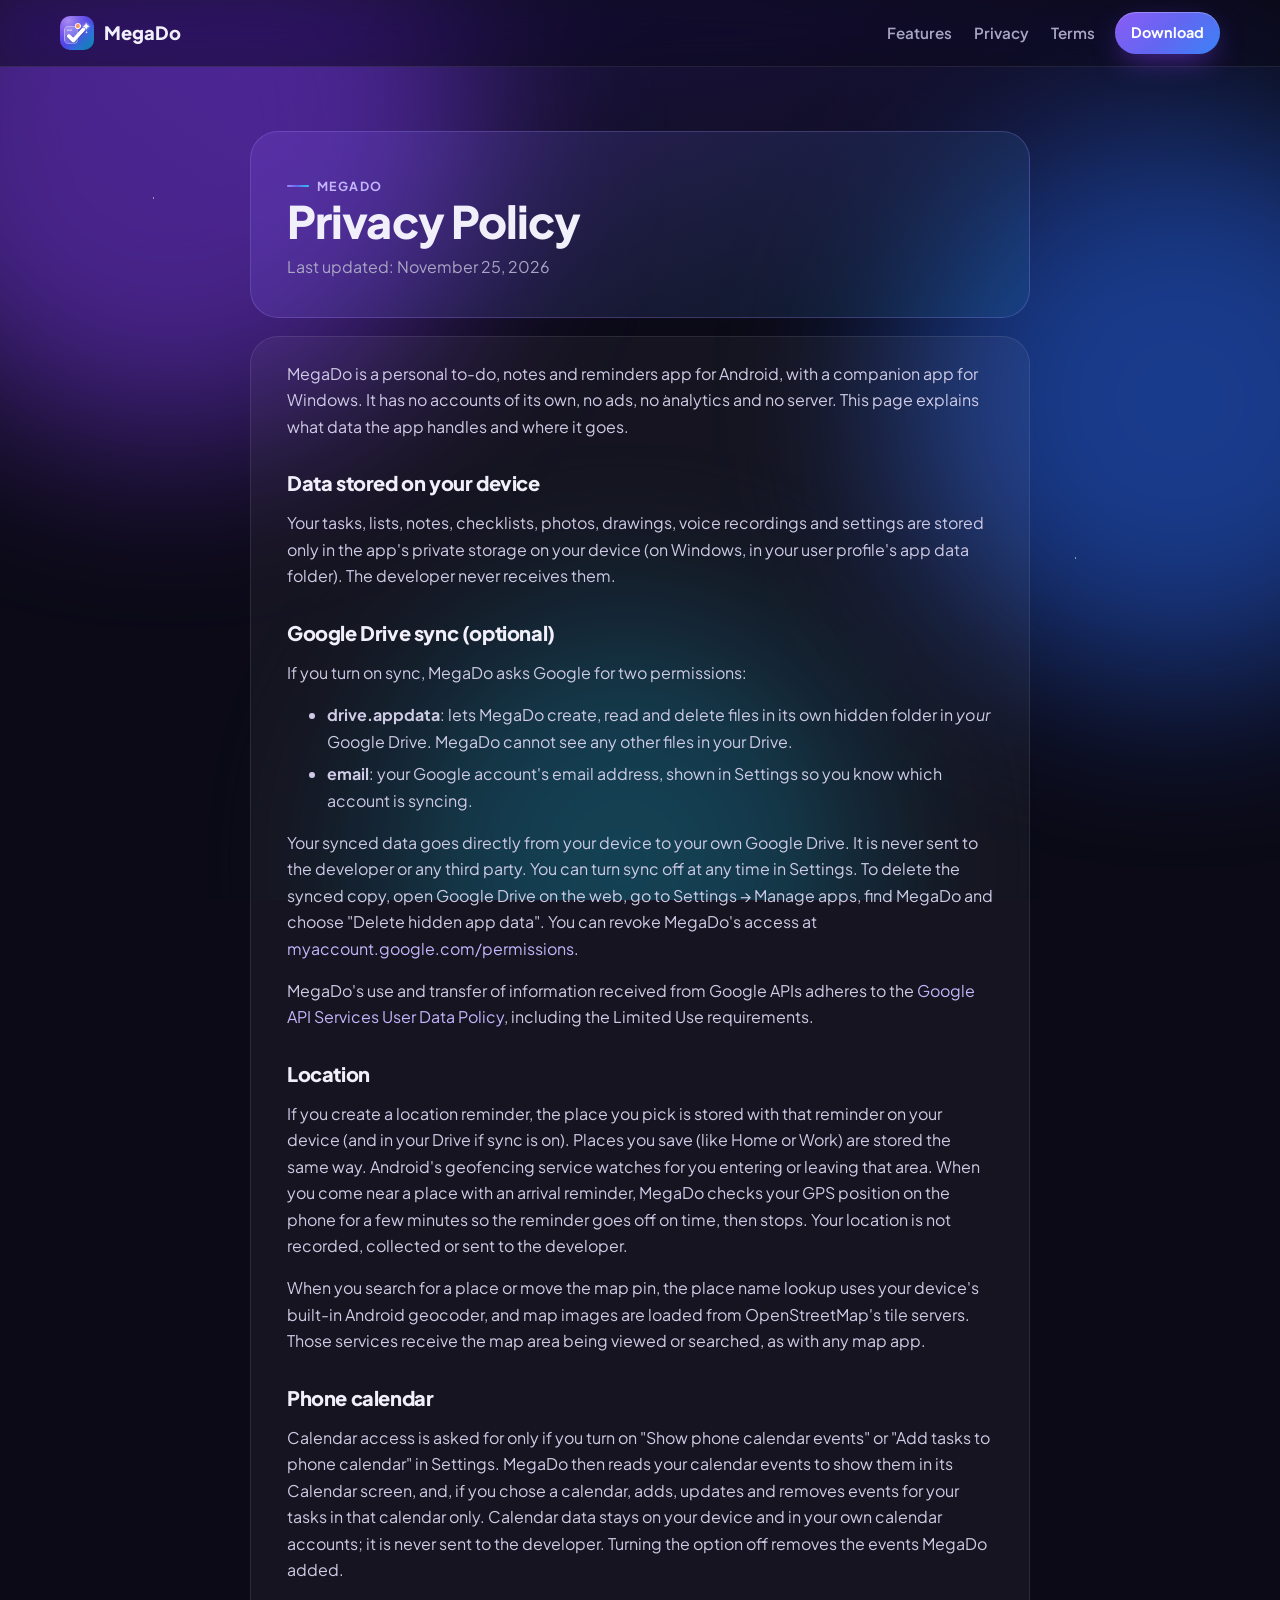
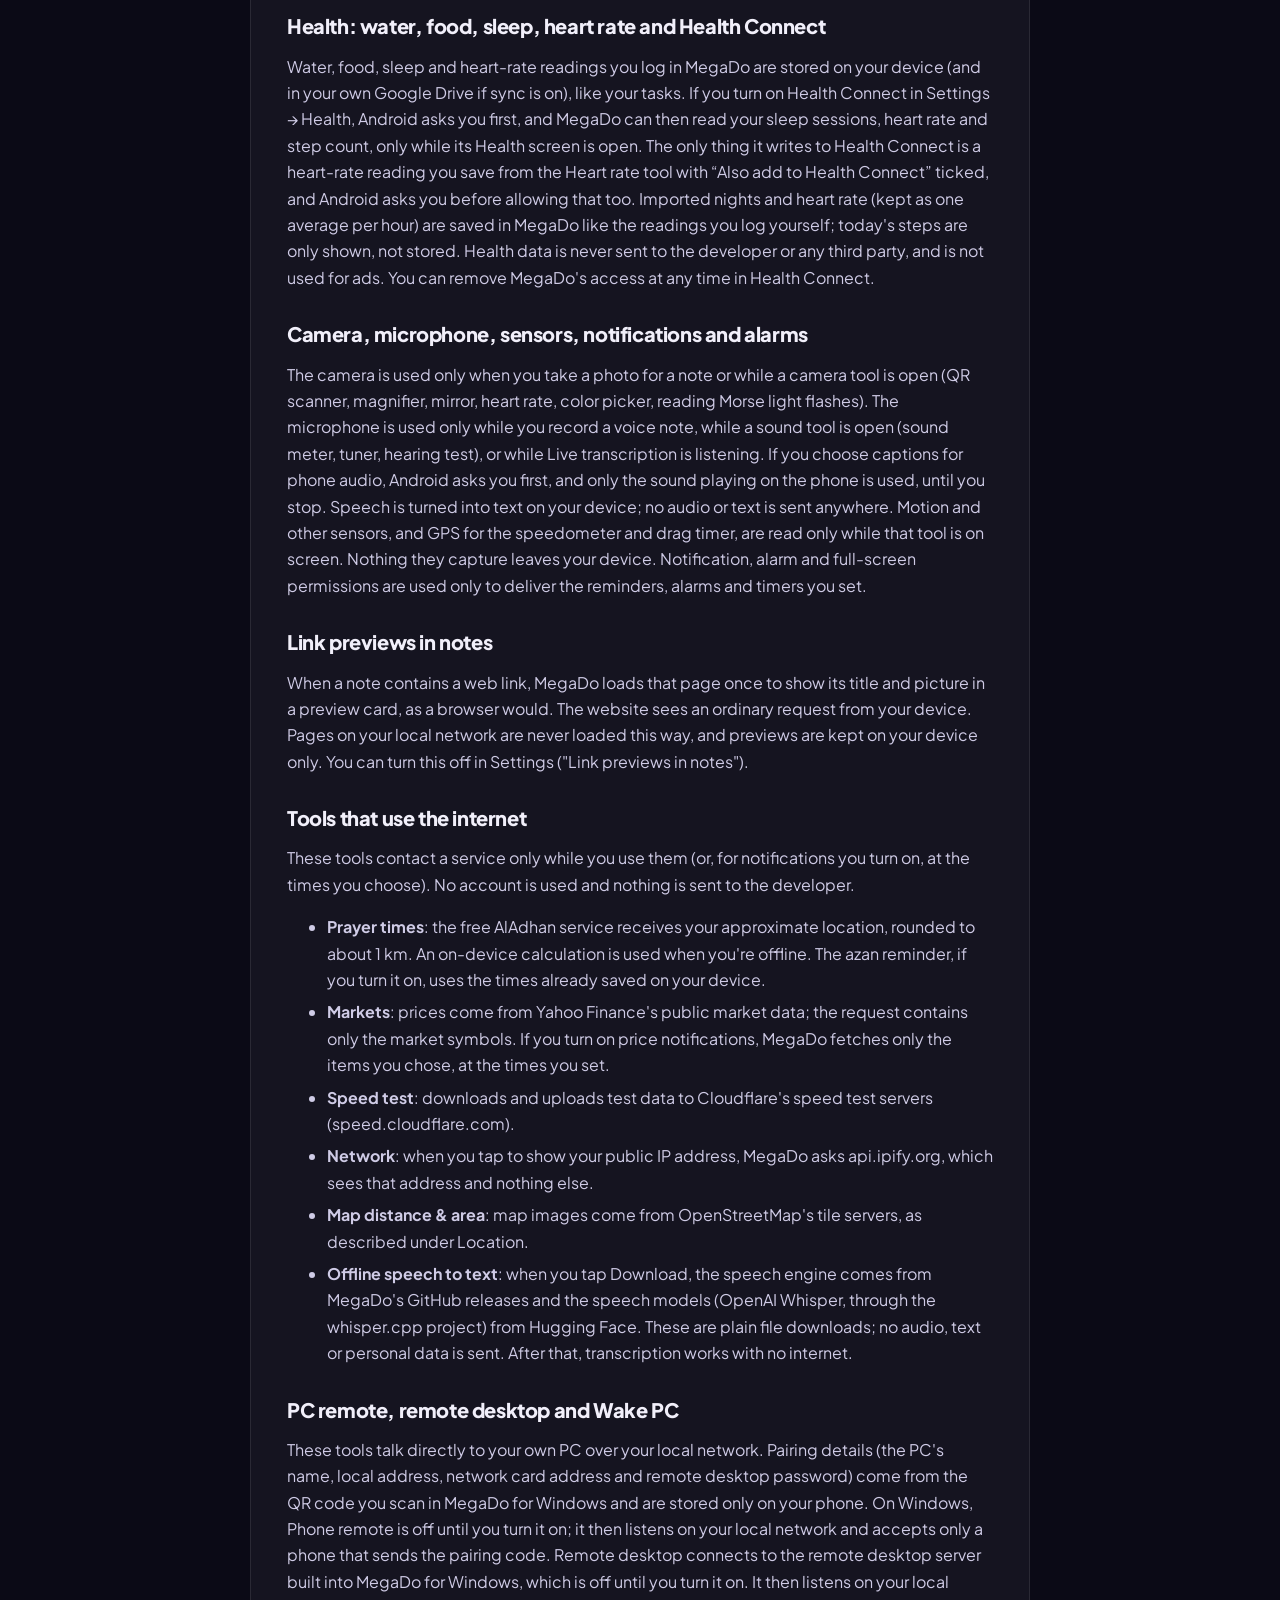
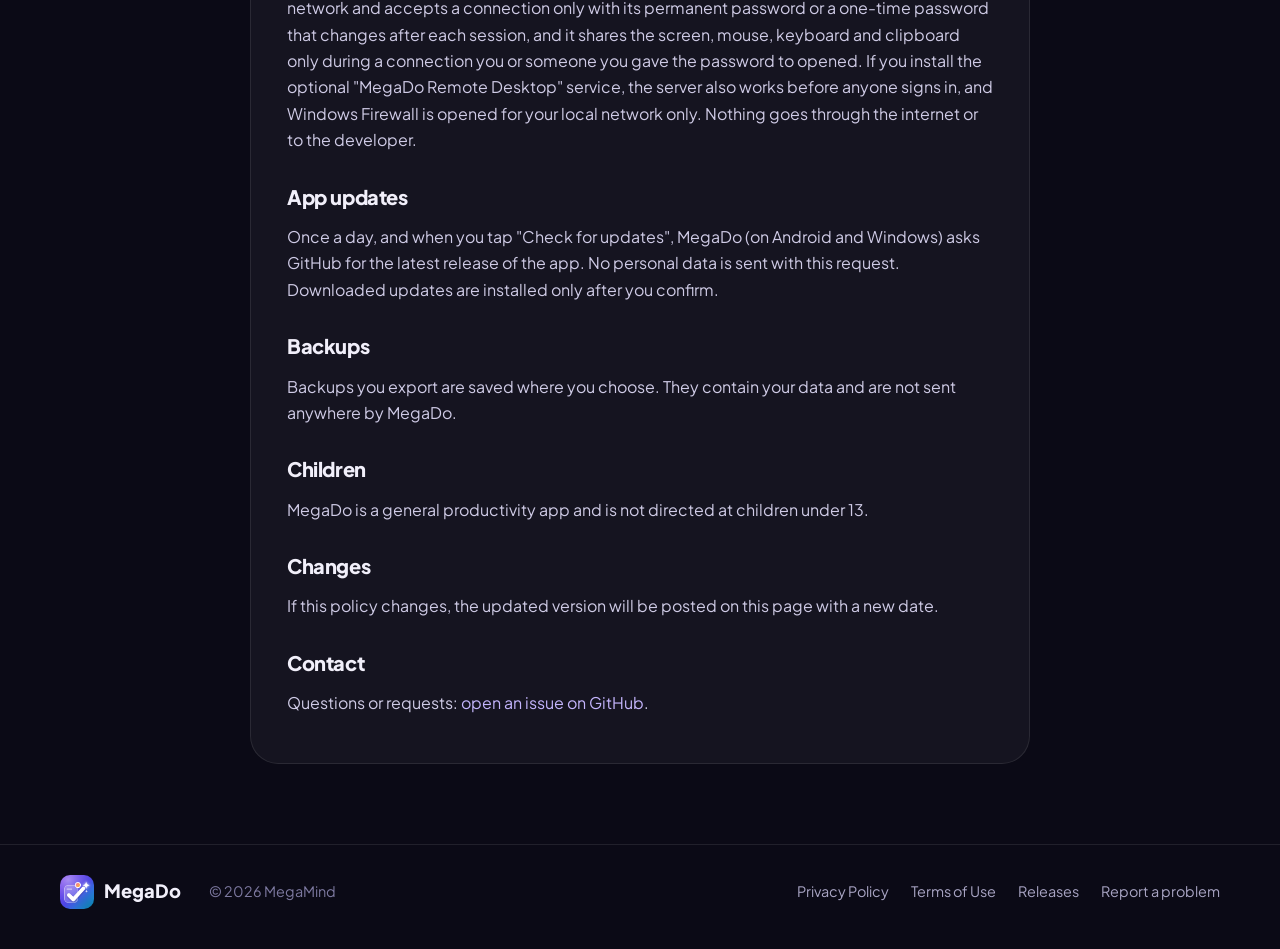
<file: privacy.html>
<!doctype html>
<html lang="en">
<head>
<meta charset="utf-8">
<meta name="viewport" content="width=device-width, initial-scale=1">
<title>MegaDo Privacy Policy</title>
<meta name="description" content="How MegaDo handles your data: stored on your device, optional sync to your own Google Drive, no ads or tracking.">
<link rel="canonical" href="https://megamind2999.github.io/MegaDoApk/privacy.html">
<link rel="icon" href="icon.png">
<meta name="theme-color" content="#0b0a16">
<link rel="preconnect" href="https://fonts.googleapis.com">
<link rel="preconnect" href="https://fonts.gstatic.com" crossorigin>
<link href="https://fonts.googleapis.com/css2?family=Plus+Jakarta+Sans:wght@400;500;600;700;800&display=swap" rel="stylesheet">
<link rel="stylesheet" href="style.css">
</head>
<body>
<div class="aurora" aria-hidden="true"><span></span><span></span><span></span></div>
<div class="stars" aria-hidden="true"></div>
<header class="topbar">
  <div class="wrap">
    <a class="brand" href="./"><img src="icon.png" alt="" width="34" height="34">MegaDo</a>
    <nav class="links"><a href="./#features">Features</a><a href="privacy.html">Privacy</a><a href="terms.html">Terms</a></nav>
    <a class="btn" href="https://github.com/MegaMind2999/MegaDoApk/releases/latest/download/MegaDo.apk">Download</a>
  </div>
</header>
<main class="wrap">
<div class="doc">
<header>
  <span class="eyebrow">MegaDo</span>
  <h1>Privacy Policy</h1>
  <p>Last updated: November 25, 2026</p>
</header>
<article>
<p>MegaDo is a personal to-do, notes and reminders app for Android, with a companion app for Windows. It has no accounts of its own, no ads, no analytics and no server. This page explains what data the app handles and where it goes.</p>

<h2>Data stored on your device</h2>
<p>Your tasks, lists, notes, checklists, photos, drawings, voice recordings and settings are stored only in the app's private storage on your device (on Windows, in your user profile's app data folder). The developer never receives them.</p>

<h2>Google Drive sync (optional)</h2>
<p>If you turn on sync, MegaDo asks Google for two permissions:</p>
<ul>
  <li><b>drive.appdata</b>: lets MegaDo create, read and delete files in its own hidden folder in <i>your</i> Google Drive. MegaDo cannot see any other files in your Drive.</li>
  <li><b>email</b>: your Google account's email address, shown in Settings so you know which account is syncing.</li>
</ul>
<p>Your synced data goes directly from your device to your own Google Drive. It is never sent to the developer or any third party. You can turn sync off at any time in Settings. To delete the synced copy, open Google Drive on the web, go to Settings → Manage apps, find MegaDo and choose "Delete hidden app data". You can revoke MegaDo's access at <a href="https://myaccount.google.com/permissions">myaccount.google.com/permissions</a>.</p>
<p>MegaDo's use and transfer of information received from Google APIs adheres to the <a href="https://developers.google.com/terms/api-services-user-data-policy">Google API Services User Data Policy</a>, including the Limited Use requirements.</p>

<h2>Location</h2>
<p>If you create a location reminder, the place you pick is stored with that reminder on your device (and in your Drive if sync is on). Places you save (like Home or Work) are stored the same way. Android's geofencing service watches for you entering or leaving that area. When you come near a place with an arrival reminder, MegaDo checks your GPS position on the phone for a few minutes so the reminder goes off on time, then stops. Your location is not recorded, collected or sent to the developer.</p>
<p>When you search for a place or move the map pin, the place name lookup uses your device's built-in Android geocoder, and map images are loaded from OpenStreetMap's tile servers. Those services receive the map area being viewed or searched, as with any map app.</p>

<h2>Phone calendar</h2>
<p>Calendar access is asked for only if you turn on "Show phone calendar events" or "Add tasks to phone calendar" in Settings. MegaDo then reads your calendar events to show them in its Calendar screen, and, if you chose a calendar, adds, updates and removes events for your tasks in that calendar only. Calendar data stays on your device and in your own calendar accounts; it is never sent to the developer. Turning the option off removes the events MegaDo added.</p>

<h2>Health: water, food, sleep, heart rate and Health Connect</h2>
<p>Water, food, sleep and heart-rate readings you log in MegaDo are stored on your device (and in your own Google Drive if sync is on), like your tasks. If you turn on Health Connect in Settings &rarr; Health, Android asks you first, and MegaDo can then read your sleep sessions, heart rate and step count, only while its Health screen is open. The only thing it writes to Health Connect is a heart-rate reading you save from the Heart rate tool with &ldquo;Also add to Health Connect&rdquo; ticked, and Android asks you before allowing that too. Imported nights and heart rate (kept as one average per hour) are saved in MegaDo like the readings you log yourself; today's steps are only shown, not stored. Health data is never sent to the developer or any third party, and is not used for ads. You can remove MegaDo's access at any time in Health Connect.</p>

<h2>Camera, microphone, sensors, notifications and alarms</h2>
<p>The camera is used only when you take a photo for a note or while a camera tool is open (QR scanner, magnifier, mirror, heart rate, color picker, reading Morse light flashes). The microphone is used only while you record a voice note, while a sound tool is open (sound meter, tuner, hearing test), or while Live transcription is listening. If you choose captions for phone audio, Android asks you first, and only the sound playing on the phone is used, until you stop. Speech is turned into text on your device; no audio or text is sent anywhere. Motion and other sensors, and GPS for the speedometer and drag timer, are read only while that tool is on screen. Nothing they capture leaves your device. Notification, alarm and full-screen permissions are used only to deliver the reminders, alarms and timers you set.</p>

<h2>Link previews in notes</h2>
<p>When a note contains a web link, MegaDo loads that page once to show its title and picture in a preview card, as a browser would. The website sees an ordinary request from your device. Pages on your local network are never loaded this way, and previews are kept on your device only. You can turn this off in Settings ("Link previews in notes").</p>

<h2>Tools that use the internet</h2>
<p>These tools contact a service only while you use them (or, for notifications you turn on, at the times you choose). No account is used and nothing is sent to the developer.</p>
<ul>
  <li><b>Prayer times</b>: the free AlAdhan service receives your approximate location, rounded to about 1 km. An on-device calculation is used when you're offline. The azan reminder, if you turn it on, uses the times already saved on your device.</li>
  <li><b>Markets</b>: prices come from Yahoo Finance's public market data; the request contains only the market symbols. If you turn on price notifications, MegaDo fetches only the items you chose, at the times you set.</li>
  <li><b>Speed test</b>: downloads and uploads test data to Cloudflare's speed test servers (speed.cloudflare.com).</li>
  <li><b>Network</b>: when you tap to show your public IP address, MegaDo asks api.ipify.org, which sees that address and nothing else.</li>
  <li><b>Map distance &amp; area</b>: map images come from OpenStreetMap's tile servers, as described under Location.</li>
  <li><b>Offline speech to text</b>: when you tap Download, the speech engine comes from MegaDo's GitHub releases and the speech models (OpenAI Whisper, through the whisper.cpp project) from Hugging Face. These are plain file downloads; no audio, text or personal data is sent. After that, transcription works with no internet.</li>
</ul>

<h2>PC remote, remote desktop and Wake PC</h2>
<p>These tools talk directly to your own PC over your local network. Pairing details (the PC's name, local address, network card address and remote desktop password) come from the QR code you scan in MegaDo for Windows and are stored only on your phone. On Windows, Phone remote is off until you turn it on; it then listens on your local network and accepts only a phone that sends the pairing code. Remote desktop connects to the remote desktop server built into MegaDo for Windows, which is off until you turn it on. It then listens on your local network and accepts a connection only with its permanent password or a one-time password that changes after each session, and it shares the screen, mouse, keyboard and clipboard only during a connection you or someone you gave the password to opened. If you install the optional "MegaDo Remote Desktop" service, the server also works before anyone signs in, and Windows Firewall is opened for your local network only. Nothing goes through the internet or to the developer.</p>

<h2>App updates</h2>
<p>Once a day, and when you tap "Check for updates", MegaDo (on Android and Windows) asks GitHub for the latest release of the app. No personal data is sent with this request. Downloaded updates are installed only after you confirm.</p>

<h2>Backups</h2>
<p>Backups you export are saved where you choose. They contain your data and are not sent anywhere by MegaDo.</p>

<h2>Children</h2>
<p>MegaDo is a general productivity app and is not directed at children under 13.</p>

<h2>Changes</h2>
<p>If this policy changes, the updated version will be posted on this page with a new date.</p>

<h2>Contact</h2>
<p>Questions or requests: <a href="https://github.com/MegaMind2999/MegaDoApk/issues">open an issue on GitHub</a>.</p>
</article>
</div>
</main>
<footer>
  <div class="wrap">
    <a class="brand" href="./"><img src="icon.png" alt="" width="28" height="28">MegaDo</a>
    <span>© <span class="year">2026</span> MegaMind</span><script>document.querySelectorAll('.year').forEach(function (e) { e.textContent = new Date().getFullYear(); });</script>
    <nav>
      <a href="privacy.html">Privacy Policy</a>
      <a href="terms.html">Terms of Use</a>
      <a href="https://github.com/MegaMind2999/MegaDoApk/releases">Releases</a>
      <a href="https://github.com/MegaMind2999/MegaDoApk/issues">Report a problem</a>
    </nav>
  </div>
</footer>
</body>
</html>
</file>
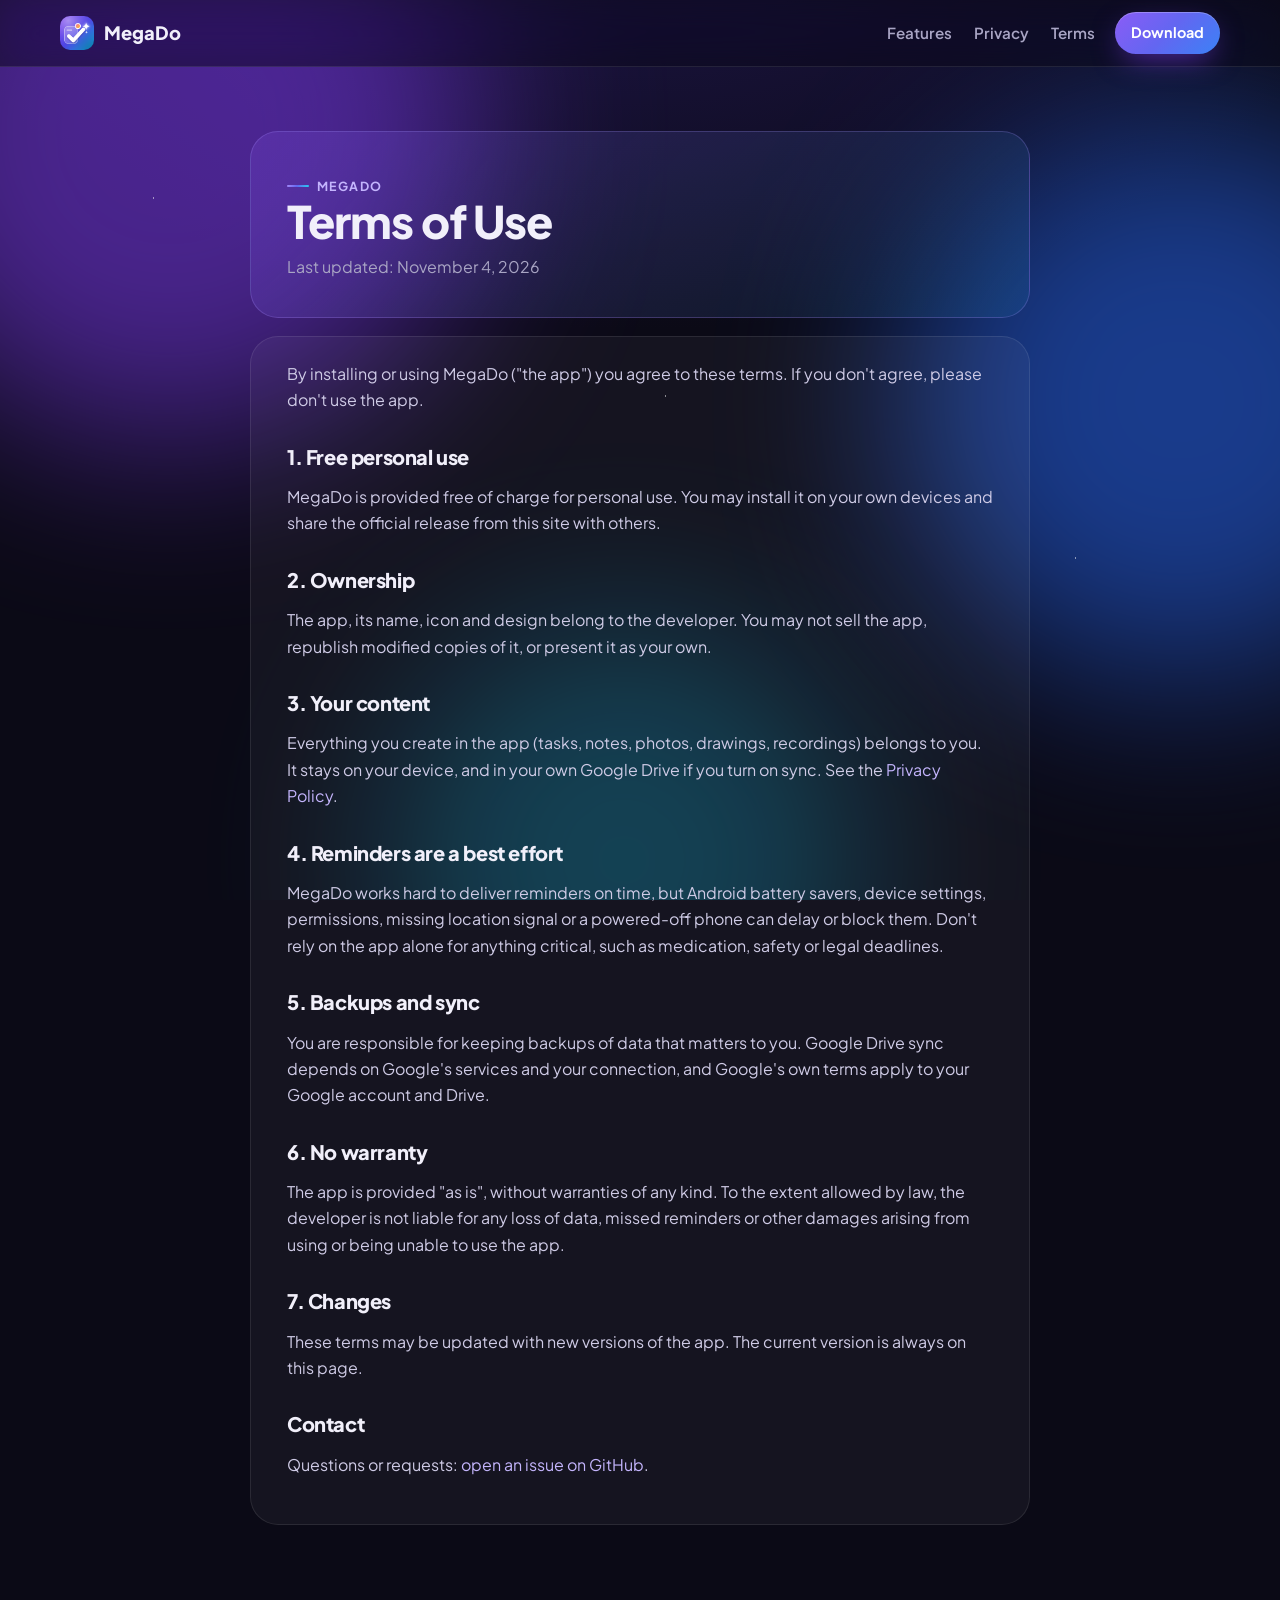
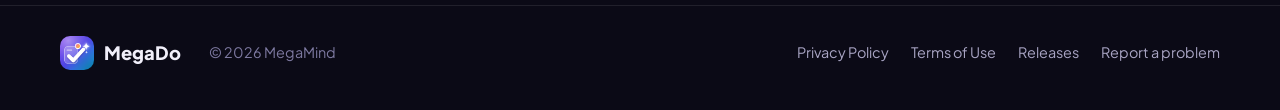
<file: terms.html>
<!doctype html>
<html lang="en">
<head>
<meta charset="utf-8">
<meta name="viewport" content="width=device-width, initial-scale=1">
<title>MegaDo Terms of Use</title>
<meta name="description" content="Terms for using the free MegaDo Android app.">
<link rel="canonical" href="https://megamind2999.github.io/MegaDoApk/terms.html">
<link rel="icon" href="icon.png">
<meta name="theme-color" content="#0b0a16">
<link rel="preconnect" href="https://fonts.googleapis.com">
<link rel="preconnect" href="https://fonts.gstatic.com" crossorigin>
<link href="https://fonts.googleapis.com/css2?family=Plus+Jakarta+Sans:wght@400;500;600;700;800&display=swap" rel="stylesheet">
<link rel="stylesheet" href="style.css">
</head>
<body>
<div class="aurora" aria-hidden="true"><span></span><span></span><span></span></div>
<div class="stars" aria-hidden="true"></div>
<header class="topbar">
  <div class="wrap">
    <a class="brand" href="./"><img src="icon.png" alt="" width="34" height="34">MegaDo</a>
    <nav class="links"><a href="./#features">Features</a><a href="privacy.html">Privacy</a><a href="terms.html">Terms</a></nav>
    <a class="btn" href="https://github.com/MegaMind2999/MegaDoApk/releases/latest/download/MegaDo.apk">Download</a>
  </div>
</header>
<main class="wrap">
<div class="doc">
<header>
  <span class="eyebrow">MegaDo</span>
  <h1>Terms of Use</h1>
  <p>Last updated: November 4, 2026</p>
</header>
<article>
<p>By installing or using MegaDo ("the app") you agree to these terms. If you don't agree, please don't use the app.</p>

<h2>1. Free personal use</h2>
<p>MegaDo is provided free of charge for personal use. You may install it on your own devices and share the official release from this site with others.</p>

<h2>2. Ownership</h2>
<p>The app, its name, icon and design belong to the developer. You may not sell the app, republish modified copies of it, or present it as your own.</p>

<h2>3. Your content</h2>
<p>Everything you create in the app (tasks, notes, photos, drawings, recordings) belongs to you. It stays on your device, and in your own Google Drive if you turn on sync. See the <a href="privacy.html">Privacy Policy</a>.</p>

<h2>4. Reminders are a best effort</h2>
<p>MegaDo works hard to deliver reminders on time, but Android battery savers, device settings, permissions, missing location signal or a powered-off phone can delay or block them. Don't rely on the app alone for anything critical, such as medication, safety or legal deadlines.</p>

<h2>5. Backups and sync</h2>
<p>You are responsible for keeping backups of data that matters to you. Google Drive sync depends on Google's services and your connection, and Google's own terms apply to your Google account and Drive.</p>

<h2>6. No warranty</h2>
<p>The app is provided "as is", without warranties of any kind. To the extent allowed by law, the developer is not liable for any loss of data, missed reminders or other damages arising from using or being unable to use the app.</p>

<h2>7. Changes</h2>
<p>These terms may be updated with new versions of the app. The current version is always on this page.</p>

<h2>Contact</h2>
<p>Questions or requests: <a href="https://github.com/MegaMind2999/MegaDoApk/issues">open an issue on GitHub</a>.</p>
</article>
</div>
</main>
<footer>
  <div class="wrap">
    <a class="brand" href="./"><img src="icon.png" alt="" width="28" height="28">MegaDo</a>
    <span>© <span class="year">2026</span> MegaMind</span><script>document.querySelectorAll('.year').forEach(function (e) { e.textContent = new Date().getFullYear(); });</script>
    <nav>
      <a href="privacy.html">Privacy Policy</a>
      <a href="terms.html">Terms of Use</a>
      <a href="https://github.com/MegaMind2999/MegaDoApk/releases">Releases</a>
      <a href="https://github.com/MegaMind2999/MegaDoApk/issues">Report a problem</a>
    </nav>
  </div>
</footer>
</body>
</html>
</file>
<file: style.css>
/* MegaDo site: dark aurora theme matching the app icon (violet → indigo → ocean). */
:root {
  --bg: #0b0a16;
  --bg-2: #120f24;
  --fg: #f1effa;
  --muted: #a9a5c4;
  --soft: #7d79a0;
  --line: rgba(255, 255, 255, .09);
  --glass: rgba(255, 255, 255, .045);
  --glass-2: rgba(255, 255, 255, .08);
  --violet: #8b5cf6;
  --indigo: #6366f1;
  --blue: #3b82f6;
  --cyan: #22d3ee;
  --pink: #f472b6;
  --amber: #fbbf24;
  --green: #34d399;
  --grad: linear-gradient(135deg, #a78bfa 0%, #6366f1 45%, #22d3ee 100%);
  --grad-btn: linear-gradient(135deg, #8b5cf6 0%, #6366f1 50%, #3b82f6 100%);
  --radius: 22px;
  --font: "Plus Jakarta Sans", system-ui, -apple-system, "Segoe UI", Roboto, sans-serif;
}

* { box-sizing: border-box; }
html { scroll-behavior: smooth; }
body {
  margin: 0;
  background: var(--bg);
  color: var(--fg);
  font: 16px/1.65 var(--font);
  -webkit-font-smoothing: antialiased;
  overflow-x: hidden;
}
a { color: #c4b5fd; text-decoration: none; }
a:hover { color: #fff; }
img { max-width: 100%; }

/* ── Aurora backdrop ── */
.aurora { position: fixed; inset: 0; z-index: -1; overflow: hidden; background:
  radial-gradient(1200px 700px at 50% -10%, #1d1546 0%, transparent 60%), var(--bg); }
.aurora span { position: absolute; border-radius: 50%; filter: blur(90px); opacity: .55; animation: drift 22s ease-in-out infinite alternate; }
.aurora span:nth-child(1) { width: 620px; height: 620px; background: #7c3aed; top: -180px; left: -140px; }
.aurora span:nth-child(2) { width: 560px; height: 560px; background: #2563eb; top: 120px; right: -180px; animation-duration: 26s; animation-delay: -6s; }
.aurora span:nth-child(3) { width: 480px; height: 480px; background: #0891b2; bottom: -200px; left: 30%; opacity: .35; animation-duration: 30s; animation-delay: -12s; }
.stars { position: fixed; inset: 0; z-index: -1; pointer-events: none; opacity: .5;
  background-image:
    radial-gradient(1.5px 1.5px at 12% 22%, #fff 50%, transparent 51%),
    radial-gradient(1px 1px at 68% 14%, #fff 50%, transparent 51%),
    radial-gradient(1.2px 1.2px at 84% 62%, #fff 50%, transparent 51%),
    radial-gradient(1px 1px at 32% 78%, #fff 50%, transparent 51%),
    radial-gradient(1.4px 1.4px at 52% 44%, #fff 50%, transparent 51%),
    radial-gradient(1px 1px at 92% 30%, #fff 50%, transparent 51%),
    radial-gradient(1px 1px at 6% 66%, #fff 50%, transparent 51%);
}
@keyframes drift { to { transform: translate(80px, 60px) scale(1.15); } }

/* ── Layout ── */
.wrap { width: min(1160px, 100% - 32px); margin-inline: auto; }
section { padding: 96px 0 0; }
.eyebrow { display: inline-flex; align-items: center; gap: 8px; font-size: .78rem; font-weight: 700; letter-spacing: .12em;
  text-transform: uppercase; color: #c4b5fd; }
.eyebrow::before { content: ""; width: 22px; height: 2px; border-radius: 2px; background: var(--grad); }
h1, h2, h3 { line-height: 1.12; letter-spacing: -.02em; margin: 0; }
h2 { font-size: clamp(1.9rem, 4vw, 2.8rem); font-weight: 800; margin-top: 12px; }
.lead { color: var(--muted); font-size: 1.12rem; max-width: 640px; }
.grad-text { background: var(--grad); -webkit-background-clip: text; background-clip: text; color: transparent; }
.center { text-align: center; }
.center .lead { margin-inline: auto; }

/* ── Top bar ── */
.topbar { position: sticky; top: 0; z-index: 10; backdrop-filter: blur(16px) saturate(140%); -webkit-backdrop-filter: blur(16px) saturate(140%);
  background: rgba(11, 10, 22, .55); border-bottom: 1px solid var(--line); }
.topbar .wrap { display: flex; align-items: center; gap: 20px; height: 66px; }
.brand { display: flex; align-items: center; gap: 10px; font-weight: 800; font-size: 1.15rem; color: var(--fg); }
.brand img { width: 34px; height: 34px; border-radius: 10px; }
.links { display: flex; gap: 22px; margin-left: auto; font-weight: 600; font-size: .95rem; }
.links a { color: var(--muted); }
.links a:hover { color: var(--fg); }
.topbar .btn { padding: 9px 16px; font-size: .9rem; }
@media (max-width: 760px) { .links { display: none; } .topbar .btn { margin-left: auto; } }

/* ── Buttons ── */
.btn { display: inline-flex; align-items: center; gap: 10px; padding: 14px 24px; border-radius: 999px; font-weight: 700;
  color: #fff; background: var(--grad-btn); box-shadow: 0 10px 30px -8px rgba(124, 58, 237, .7), inset 0 1px 0 rgba(255,255,255,.25);
  transition: transform .2s ease, box-shadow .2s ease; }
.btn:hover { color: #fff; transform: translateY(-2px); box-shadow: 0 16px 40px -8px rgba(124, 58, 237, .85), inset 0 1px 0 rgba(255,255,255,.25); }
.btn svg { width: 20px; height: 20px; }
.btn.ghost { background: var(--glass); border: 1px solid var(--line); box-shadow: none; color: var(--fg); }
.btn.ghost:hover { background: var(--glass-2); }

/* ── Hero ── */
.hero { padding: 72px 0 40px; display: grid; grid-template-columns: 1.05fr .95fr; gap: 48px; align-items: center; }
.hero h1 { font-size: clamp(2.6rem, 6vw, 4.4rem); font-weight: 800; margin: 18px 0 18px; }
.hero .lead { font-size: 1.2rem; }
.hero .actions { display: flex; gap: 14px; flex-wrap: wrap; margin-top: 30px; }
.pills { display: flex; flex-wrap: wrap; gap: 10px; margin-top: 26px; }
.pill { font-size: .85rem; font-weight: 600; color: var(--muted); padding: 7px 13px; border-radius: 999px; background: var(--glass); border: 1px solid var(--line); }
.pill b { color: var(--fg); }
@media (max-width: 920px) { .hero { grid-template-columns: 1fr; text-align: center; } .hero .lead { margin-inline: auto; } .hero .actions, .pills { justify-content: center; } }

/* ── Phone mockup (pure HTML/CSS, sample data) ── */
.stage { position: relative; display: grid; place-items: center; min-height: 600px; }
.glow { position: absolute; width: 420px; height: 420px; border-radius: 50%; background: var(--grad); filter: blur(80px); opacity: .45; }
.phone { position: relative; width: 300px; height: 610px; border-radius: 46px; padding: 12px; background: linear-gradient(160deg, #2a2545, #0f0d1d);
  box-shadow: 0 50px 100px -30px rgba(0,0,0,.8), 0 0 0 1px rgba(255,255,255,.12), inset 0 0 0 2px rgba(255,255,255,.04);
  transform: rotate(-4deg); animation: float 7s ease-in-out infinite; }
.screen { position: relative; height: 100%; border-radius: 36px; overflow: hidden; padding: 38px 16px 16px;
  background: radial-gradient(140% 80% at 0% 0%, #3b2a7a 0%, transparent 60%), radial-gradient(120% 80% at 100% 100%, #0e4a6b 0%, transparent 60%), #120f24; }
.notch { position: absolute; top: 12px; left: 50%; transform: translateX(-50%); width: 84px; height: 22px; border-radius: 20px; background: #05040b; }
.app-date { font-size: .62rem; letter-spacing: .1em; font-weight: 700; color: #b9b3dc; text-transform: uppercase; }
.app-hello { font-size: 1.15rem; font-weight: 800; margin: 2px 0 12px; }
.hero-card { border-radius: 20px; padding: 14px; display: flex; gap: 14px; align-items: center; background: var(--grad-btn);
  box-shadow: 0 14px 30px -12px rgba(99, 102, 241, .9); }
.ring { --p: 60; width: 64px; height: 64px; border-radius: 50%; flex: none; display: grid; place-items: center;
  background: conic-gradient(#fff calc(var(--p) * 1%), rgba(255,255,255,.22) 0); }
.ring::after { content: "60%"; width: 50px; height: 50px; border-radius: 50%; display: grid; place-items: center; font-weight: 800; font-size: .82rem; background: #6d5bf0; }
.hero-card small { display: block; font-size: .6rem; letter-spacing: .1em; text-transform: uppercase; opacity: .85; font-weight: 700; }
.hero-card strong { font-size: 1rem; }
.hero-card .streak { display: inline-block; margin-top: 4px; font-size: .62rem; font-weight: 700; padding: 2px 8px; border-radius: 99px; background: rgba(255,255,255,.2); }
.bars { display: flex; gap: 6px; align-items: flex-end; height: 34px; margin-top: 8px; }
.bars i { width: 8px; border-radius: 4px; background: rgba(255,255,255,.35); }
.bars i.on { background: #fff; }
.quick { margin: 12px 0; border-radius: 14px; padding: 10px 12px; font-size: .72rem; color: #a9a5c4; background: rgba(255,255,255,.07); border: 1px solid rgba(255,255,255,.08); display: flex; justify-content: space-between; }
.quick b { color: #fff; font-weight: 600; }
.section-label { font-size: .7rem; font-weight: 800; margin: 12px 2px 6px; color: #d9d4ff; }
.task { display: flex; gap: 10px; align-items: flex-start; padding: 11px 12px; border-radius: 14px; margin-bottom: 8px; background: rgba(255,255,255,.07); border: 1px solid rgba(255,255,255,.07); }
.check { width: 18px; height: 18px; border-radius: 50%; flex: none; border: 2px solid #8b84b8; margin-top: 1px; }
.check.done { border: 0; background: var(--grad-btn); position: relative; }
.check.done::after { content: ""; position: absolute; left: 6px; top: 3px; width: 5px; height: 9px; border: solid #fff; border-width: 0 2px 2px 0; transform: rotate(45deg); }
.task p { margin: 0; font-size: .78rem; font-weight: 700; }
.task.done p { text-decoration: line-through; color: #8b84b8; }
.chips { display: flex; gap: 5px; margin-top: 5px; flex-wrap: wrap; }
.chip { font-size: .58rem; font-weight: 700; padding: 2px 7px; border-radius: 99px; background: rgba(139, 92, 246, .25); color: #d8ccff; }
.chip.a { background: rgba(251, 191, 36, .2); color: #fde68a; }
.chip.l { background: rgba(34, 211, 238, .18); color: #a5f3fc; }
.chip.r { background: rgba(244, 114, 182, .2); color: #fbcfe8; }
.fab { position: absolute; right: 16px; bottom: 18px; width: 48px; height: 48px; border-radius: 16px; background: var(--grad-btn);
  display: grid; place-items: center; font-size: 1.6rem; font-weight: 400; box-shadow: 0 10px 24px -6px rgba(99,102,241,.9); }

.float-card { position: absolute; display: flex; gap: 10px; align-items: center; padding: 11px 14px; border-radius: 16px; font-size: .8rem;
  background: rgba(24, 20, 46, .72); border: 1px solid rgba(255,255,255,.12); backdrop-filter: blur(14px); -webkit-backdrop-filter: blur(14px);
  box-shadow: 0 18px 40px -16px rgba(0,0,0,.8); animation: float 6s ease-in-out infinite; white-space: nowrap; text-align: left; }
.float-card b { display: block; font-size: .82rem; }
.float-card span { color: var(--muted); font-size: .72rem; }
.float-card .ico { width: 34px; height: 34px; border-radius: 11px; display: grid; place-items: center; flex: none; }
.float-card .ico svg { width: 18px; height: 18px; }
.fc-1 { top: -6px; right: 8px; animation-delay: -1s; }
.fc-2 { top: 300px; right: -20px; animation-delay: -3s; }
.fc-3 { bottom: 60px; left: 0; animation-delay: -5s; }
@keyframes float { 0%, 100% { translate: 0 0; } 50% { translate: 0 -12px; } }
@media (max-width: 520px) { .fc-1 { right: -4px; top: -10px; } .fc-2 { right: -4px; } .fc-3 { left: 4px; } .float-card { font-size: .72rem; } }

/* ── Feature grid ── */
.features { display: grid; grid-template-columns: repeat(3, 1fr); gap: 18px; margin-top: 44px; }
.feature { position: relative; padding: 26px; border-radius: var(--radius); background: var(--glass); border: 1px solid var(--line); overflow: hidden;
  transition: transform .25s ease, border-color .25s ease, background .25s ease; }
.feature::before { content: ""; position: absolute; inset: 0; border-radius: inherit; padding: 1px; background: var(--grad); opacity: 0;
  -webkit-mask: linear-gradient(#000 0 0) content-box, linear-gradient(#000 0 0); -webkit-mask-composite: xor; mask-composite: exclude; transition: opacity .25s ease; }
.feature:hover { transform: translateY(-4px); background: var(--glass-2); }
.feature:hover::before { opacity: 1; }
.feature .ico { width: 48px; height: 48px; border-radius: 15px; display: grid; place-items: center; margin-bottom: 16px; }
.feature .ico svg { width: 24px; height: 24px; }
.feature h3 { font-size: 1.12rem; font-weight: 800; margin-bottom: 6px; }
.feature p { margin: 0; color: var(--muted); font-size: .95rem; }
.feature h3 .new { display: inline-block; vertical-align: middle; margin-left: 6px; padding: 2px 8px; border-radius: 999px; background: var(--grad);
  color: #fff; font-size: .68rem; font-weight: 700; letter-spacing: .04em; text-transform: uppercase; }
.feature.big { grid-column: span 2; display: grid; grid-template-columns: 1fr 1.1fr; gap: 28px; align-items: center; }
@media (max-width: 960px) { .features { grid-template-columns: 1fr 1fr; } }
@media (max-width: 640px) { .features { grid-template-columns: 1fr; } .feature.big { grid-column: auto; grid-template-columns: 1fr; } }

.i-violet { background: rgba(139, 92, 246, .18); color: #c4b5fd; }
.i-blue { background: rgba(59, 130, 246, .18); color: #93c5fd; }
.i-cyan { background: rgba(34, 211, 238, .16); color: #67e8f9; }
.i-pink { background: rgba(244, 114, 182, .17); color: #f9a8d4; }
.i-amber { background: rgba(251, 191, 36, .16); color: #fcd34d; }
.i-green { background: rgba(52, 211, 153, .16); color: #6ee7b7; }

/* alert-level scale inside the big card */
.levels { display: grid; grid-template-columns: repeat(4, 1fr); gap: 10px; }
.level { text-align: center; padding: 18px 8px 16px; border-radius: 18px; background: rgba(255,255,255,.05); border: 1px solid var(--line); font-size: .9rem; font-weight: 800; }
.level .meter { height: 70px; display: flex; align-items: flex-end; justify-content: center; margin-bottom: 12px; }
.level .meter i { width: 22px; border-radius: 7px; background: var(--grad); box-shadow: 0 8px 20px -6px rgba(99,102,241,.8); }
.level.hot { background: linear-gradient(180deg, rgba(139,92,246,.22), rgba(255,255,255,.04)); border-color: rgba(167,139,250,.35); }
.level span { display: block; color: var(--soft); font-weight: 600; font-size: .72rem; margin-top: 2px; }
.tags { display: flex; flex-wrap: wrap; gap: 8px; margin-top: 18px; }
.tags span { font-size: .78rem; font-weight: 700; padding: 6px 11px; border-radius: 99px; background: rgba(251,191,36,.12); color: #fde68a; border: 1px solid rgba(251,191,36,.18); }

/* ── Sync steps ── */
.steps { display: grid; grid-template-columns: repeat(3, 1fr); gap: 18px; margin-top: 44px; counter-reset: s; }
.step { padding: 26px; border-radius: var(--radius); background: var(--glass); border: 1px solid var(--line); position: relative; }
.step::before { counter-increment: s; content: counter(s); display: grid; place-items: center; width: 38px; height: 38px; border-radius: 12px;
  background: var(--grad-btn); font-weight: 800; margin-bottom: 14px; }
.step h3 { font-size: 1.05rem; font-weight: 800; margin-bottom: 6px; }
.step p { margin: 0; color: var(--muted); font-size: .95rem; }
@media (max-width: 760px) { .steps { grid-template-columns: 1fr; } }

/* ── Privacy band ── */
.band { margin-top: 96px; padding: 48px; border-radius: 32px; display: grid; grid-template-columns: auto 1fr; gap: 32px; align-items: center;
  background: linear-gradient(135deg, rgba(139,92,246,.18), rgba(34,211,238,.10)); border: 1px solid rgba(167,139,250,.25); }
.band .shield { width: 88px; height: 88px; border-radius: 26px; display: grid; place-items: center; background: var(--grad-btn); box-shadow: 0 20px 40px -14px rgba(99,102,241,.9); }
.band .shield svg { width: 44px; height: 44px; color: #fff; }
.band h2 { margin: 0 0 8px; font-size: clamp(1.5rem, 3vw, 2rem); }
.band p { margin: 0; color: var(--muted); }
.band ul { display: flex; flex-wrap: wrap; gap: 10px; list-style: none; padding: 0; margin: 16px 0 0; }
.band li { font-size: .85rem; font-weight: 700; padding: 6px 12px; border-radius: 99px; background: rgba(255,255,255,.08); }
@media (max-width: 700px) { .band { grid-template-columns: 1fr; text-align: center; padding: 32px 22px; } .band .shield { margin: 0 auto; } .band ul { justify-content: center; } }

/* ── Screenshots (hidden until images exist) ── */
.shots { display: flex; gap: 18px; margin-top: 40px; overflow-x: auto; scroll-snap-type: x mandatory; padding: 6px 2px 18px;
  scrollbar-width: thin; scrollbar-color: rgba(167,139,250,.4) transparent; }
.shots figure { margin: 0; flex: 0 0 calc((100% - 5 * 18px) / 6); min-width: 168px; scroll-snap-align: start; }
.shots img { width: 100%; border-radius: 22px; border: 1px solid var(--line); display: block; box-shadow: 0 30px 60px -30px rgba(0,0,0,.9);
  transition: transform .25s ease; }
.shots figure:hover img { transform: translateY(-6px); }
.shots figcaption { text-align: center; color: var(--muted); font-size: .9rem; margin-top: 10px; font-weight: 600; }

/* ── FAQ ── */
.faq { max-width: 780px; margin: 40px auto 0; display: grid; gap: 12px; }
.faq details { border-radius: 18px; background: var(--glass); border: 1px solid var(--line); padding: 4px 22px; }
.faq summary { cursor: pointer; list-style: none; font-weight: 700; padding: 16px 0; display: flex; justify-content: space-between; gap: 16px; }
.faq summary::-webkit-details-marker { display: none; }
.faq summary::after { content: "+"; font-size: 1.4rem; line-height: 1; color: #c4b5fd; transition: transform .2s ease; }
.faq details[open] summary::after { transform: rotate(45deg); }
.faq details p { margin: 0 0 18px; color: var(--muted); }

/* ── Download CTA ── */
.cta { margin-top: 96px; padding: 64px 32px; border-radius: 36px; text-align: center; position: relative; overflow: hidden;
  background: radial-gradient(80% 120% at 50% 0%, rgba(139,92,246,.45), transparent 70%), linear-gradient(180deg, #19143a, #0f0d22);
  border: 1px solid rgba(167,139,250,.3); }
.cta img { width: 88px; height: 88px; border-radius: 24px; box-shadow: 0 20px 50px -12px rgba(124,58,237,.9); }
.cta h2 { margin: 20px 0 10px; }
.cta .actions { display: flex; gap: 14px; justify-content: center; flex-wrap: wrap; margin-top: 28px; }
.install { display: grid; grid-template-columns: repeat(3, 1fr); gap: 14px; max-width: 820px; margin: 36px auto 0; text-align: left; }
.install div { padding: 16px 18px; border-radius: 16px; background: rgba(255,255,255,.05); border: 1px solid var(--line); font-size: .92rem; color: var(--muted); }
.install b { display: block; color: var(--fg); margin-bottom: 2px; }
@media (max-width: 700px) { .install { grid-template-columns: 1fr; } }

/* ── Footer ── */
footer { margin-top: 80px; padding: 30px 0 40px; border-top: 1px solid var(--line); color: var(--soft); font-size: .9rem; }
footer .wrap { display: flex; flex-wrap: wrap; gap: 14px 28px; align-items: center; }
footer nav { display: flex; gap: 22px; margin-left: auto; flex-wrap: wrap; }
footer a { color: var(--muted); }

/* ── Reveal on scroll ── */
.js .reveal { opacity: 0; transform: translateY(24px); transition: opacity .7s ease, transform .7s ease; }
.js .reveal.in { opacity: 1; transform: none; }

/* ── Legal pages ── */
.doc { max-width: 780px; margin: 0 auto; padding: 64px 0 0; }
.doc header { padding: 36px; border-radius: 28px; background: linear-gradient(135deg, rgba(139,92,246,.2), rgba(34,211,238,.08)); border: 1px solid rgba(167,139,250,.25); }
.doc h1 { font-size: clamp(2rem, 5vw, 2.8rem); font-weight: 800; }
.doc header p { margin: 8px 0 0; color: var(--muted); }
.doc article { margin-top: 18px; padding: 8px 36px 30px; border-radius: 28px; background: var(--glass); border: 1px solid var(--line); }
.doc h2 { font-size: 1.25rem; margin: 32px 0 8px; }
.doc p, .doc li { color: #cfcbe6; }
.doc li { margin: 6px 0; }
@media (max-width: 600px) { .doc header, .doc article { padding-left: 20px; padding-right: 20px; } }

/* ── "More from MegaMind" (same block as on MegaShare's site) ── */
.promo { margin-top: 44px; display: grid; grid-template-columns: auto 1fr auto; gap: 26px; align-items: center; padding: 30px 34px; border-radius: 30px;
  background: linear-gradient(135deg, rgba(139,92,246,.16), rgba(59,130,246,.08)); border: 1px solid rgba(167,139,250,.25); position: relative; overflow: hidden; }
.promo::after { content: ""; position: absolute; width: 260px; height: 260px; right: -80px; top: -120px; border-radius: 50%; background: var(--grad); filter: blur(70px); opacity: .25; pointer-events: none; }
.promo img { width: 96px; height: 96px; border-radius: 26px; box-shadow: 0 20px 44px -14px rgba(124,58,237,.9); }
.promo h3 { font-size: 1.45rem; font-weight: 800; }
.promo p { margin: 6px 0 0; color: var(--muted); }
.promo .tags span { background: rgba(139,92,246,.14); color: #ddd6fe; border-color: rgba(167,139,250,.22); }
.promo .actions { display: flex; flex-direction: column; gap: 10px; position: relative; z-index: 1; }
@media (max-width: 820px) { .promo { grid-template-columns: 1fr; text-align: center; padding: 30px 22px; } .promo img { margin: 0 auto; } .promo .tags { justify-content: center; } .promo .actions { align-items: center; } }

/* ── Screenshot viewer (click a screenshot to see it big) ── */
.shots img { cursor: zoom-in; }
/* Windows app screenshot: one wide image under the Windows heading. */
.desk-shot { margin: 40px auto 0; max-width: 980px; }
.desk-shot img { width: 100%; height: auto; display: block; border-radius: 14px; border: 1px solid var(--line); cursor: zoom-in;
  box-shadow: 0 40px 80px -36px rgba(0,0,0,.95), 0 0 0 1px rgba(255,255,255,.03); }
.desk-shot figcaption { text-align: center; color: var(--muted); font-size: .9rem; margin-top: 12px; font-weight: 600; }
.desk-grid { display: grid; grid-template-columns: repeat(2, 1fr); gap: 18px; max-width: 980px; margin: 22px auto 0; }
.desk-grid .desk-shot { margin: 0; }
.desk-grid .desk-shot img { border-radius: 10px; }
.desk-grid .desk-shot figcaption { font-size: .85rem; margin-top: 8px; }
@media (max-width: 720px) { .desk-grid { grid-template-columns: 1fr; } }
.lb { position: fixed; inset: 0; z-index: 100; display: grid; place-items: center; padding: 24px 72px;
  background: rgba(6, 5, 14, .88); backdrop-filter: blur(14px); -webkit-backdrop-filter: blur(14px);
  opacity: 0; transition: opacity .2s ease; }
.lb[hidden] { display: none; }
.lb:not(.open) { pointer-events: none; }
.lb.open { opacity: 1; }
.lb figure { margin: 0; display: flex; flex-direction: column; align-items: center; gap: 14px; max-height: 100%; }
.lb img { display: block; max-width: min(92vw, 520px); max-height: calc(100vh - 110px); width: auto; height: auto; border-radius: 26px;
  border: 1px solid rgba(255,255,255,.14); box-shadow: 0 40px 90px -30px rgba(0,0,0,.95), 0 0 0 6px rgba(255,255,255,.04);
  transform: scale(.96); transition: transform .25s ease; cursor: default; user-select: none; -webkit-user-drag: none; }
.lb.open img { transform: none; }
.lb.wide img { max-width: min(94vw, 1200px); border-radius: 14px; }
.lb figcaption { color: var(--fg); font-weight: 700; text-align: center; }
.lb figcaption span { color: var(--soft); font-weight: 600; margin-left: 8px; }
.lb button { position: absolute; display: grid; place-items: center; width: 48px; height: 48px; border-radius: 50%; cursor: pointer;
  color: #fff; background: rgba(255,255,255,.1); border: 1px solid rgba(255,255,255,.16); transition: background .2s ease, transform .2s ease; }
.lb button:hover { background: rgba(255,255,255,.2); }
.lb button svg { width: 22px; height: 22px; fill: none; stroke: currentColor; stroke-width: 2.4; stroke-linecap: round; stroke-linejoin: round; }
.lb .lb-x { top: 18px; right: 18px; }
.lb .lb-prev { left: 18px; top: 50%; translate: 0 -50%; }
.lb .lb-next { right: 18px; top: 50%; translate: 0 -50%; }
@media (max-width: 640px) {
  .lb { padding: 64px 12px 24px; }
  .lb img { max-height: calc(100vh - 150px); border-radius: 20px; }
  .lb .lb-prev, .lb .lb-next { top: auto; bottom: 18px; translate: none; }
  .lb .lb-x { top: 12px; right: 12px; }
}
body.lb-lock { overflow: hidden; }

@media (prefers-reduced-motion: reduce) {
  *, *::before, *::after { animation: none !important; transition: none !important; }
  .js .reveal { opacity: 1; transform: none; }
  html { scroll-behavior: auto; }
}
</file>
